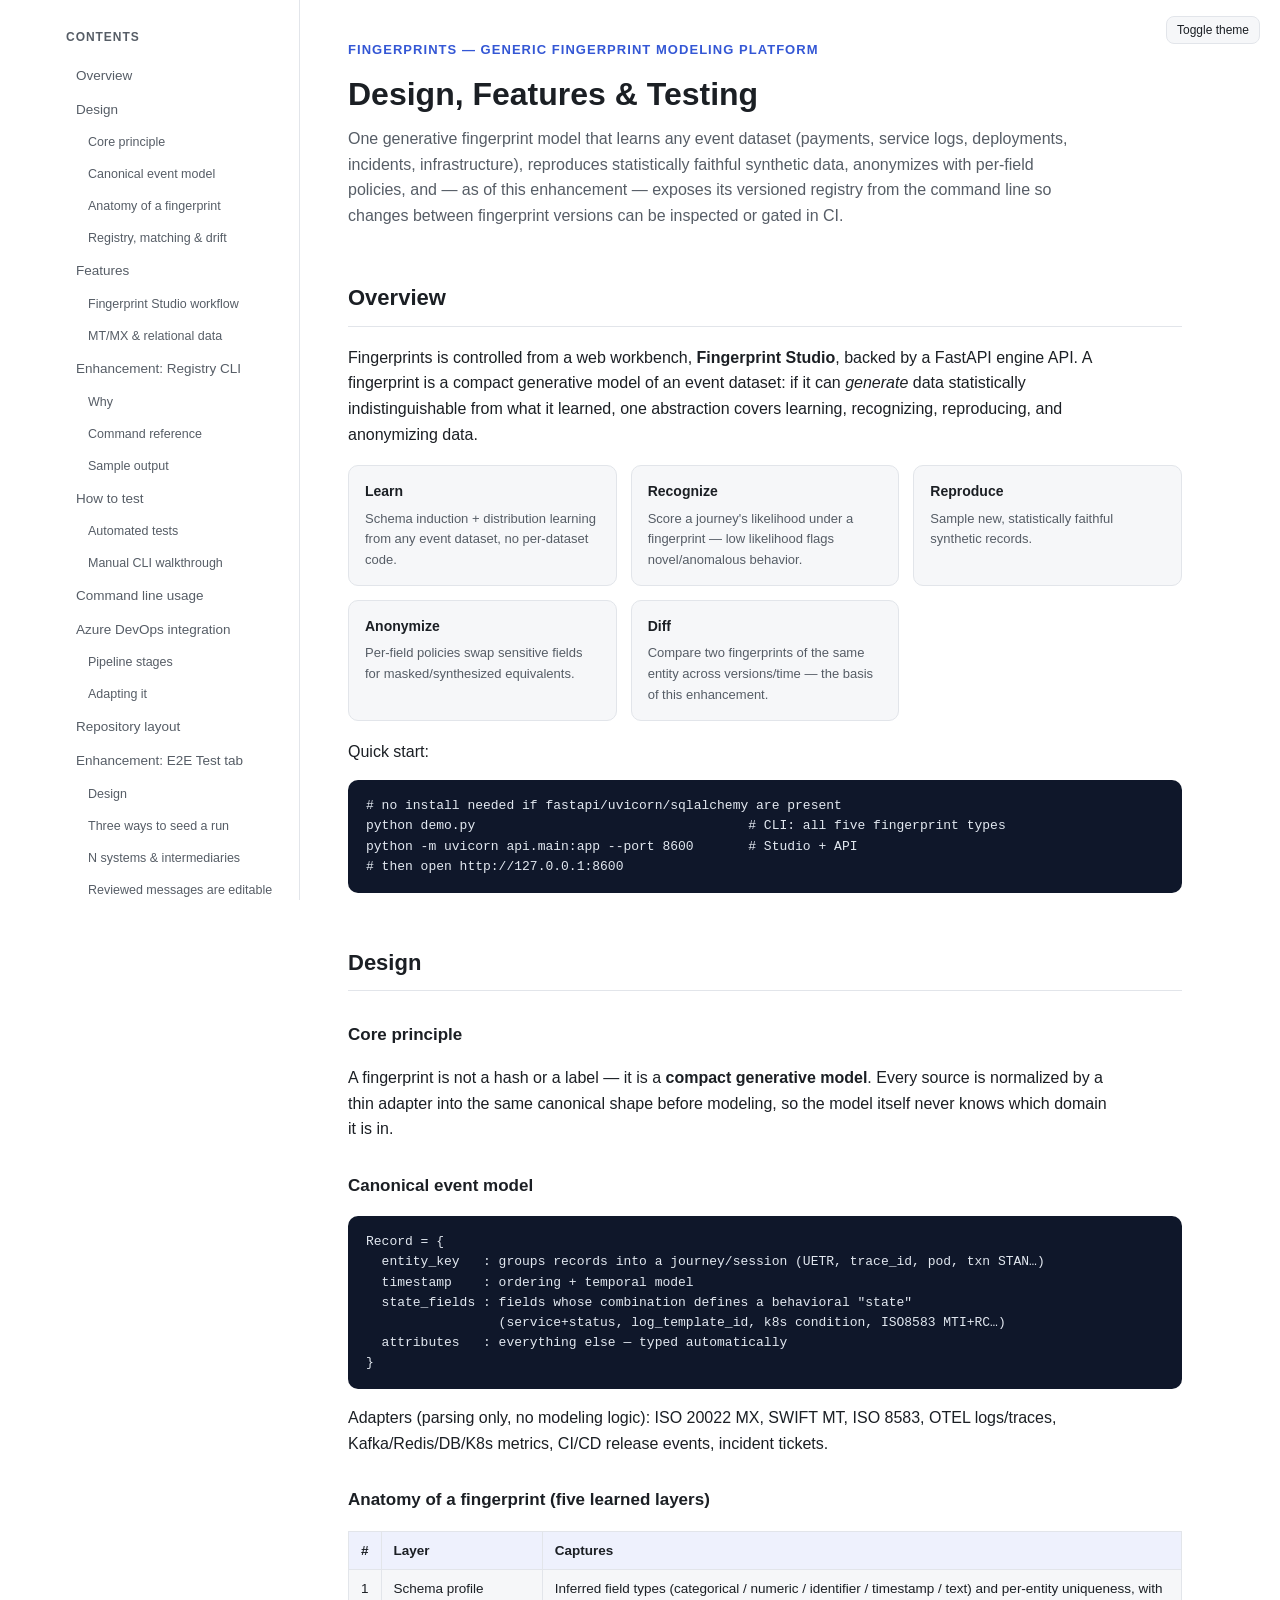
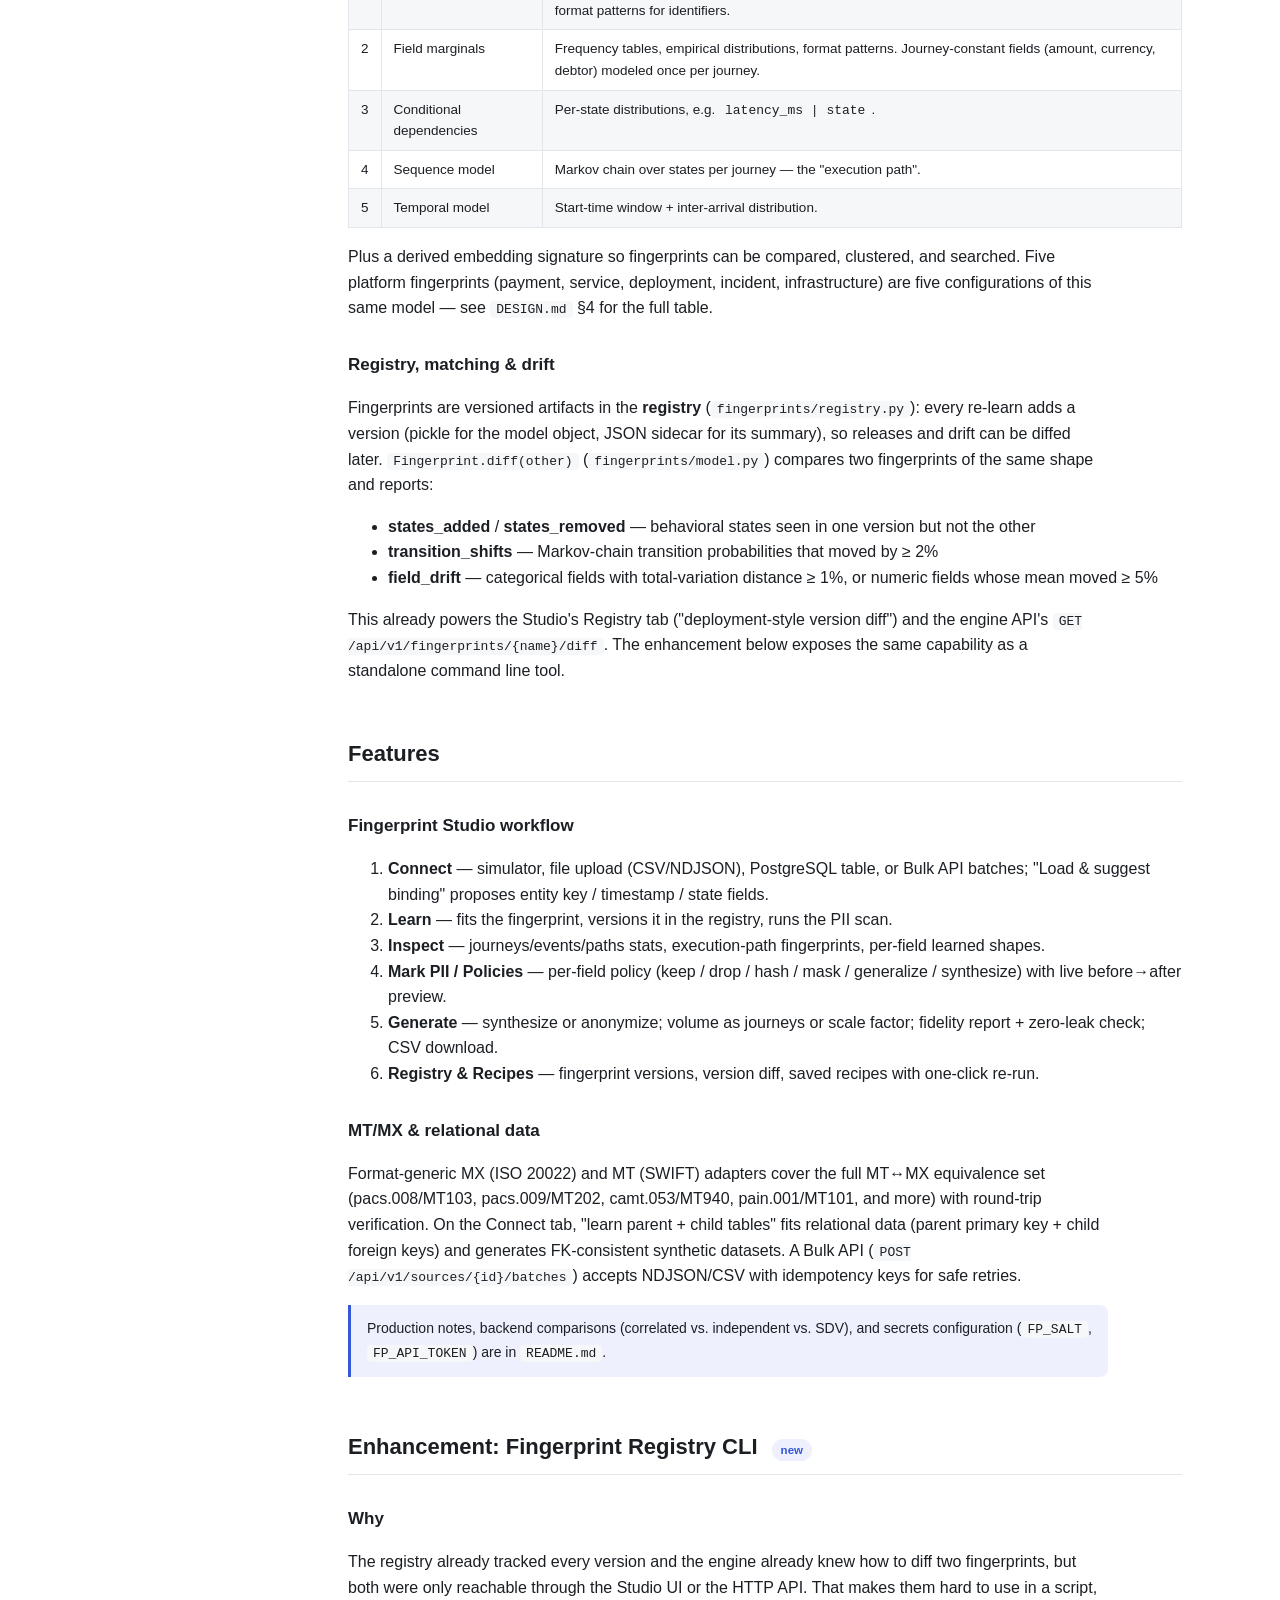
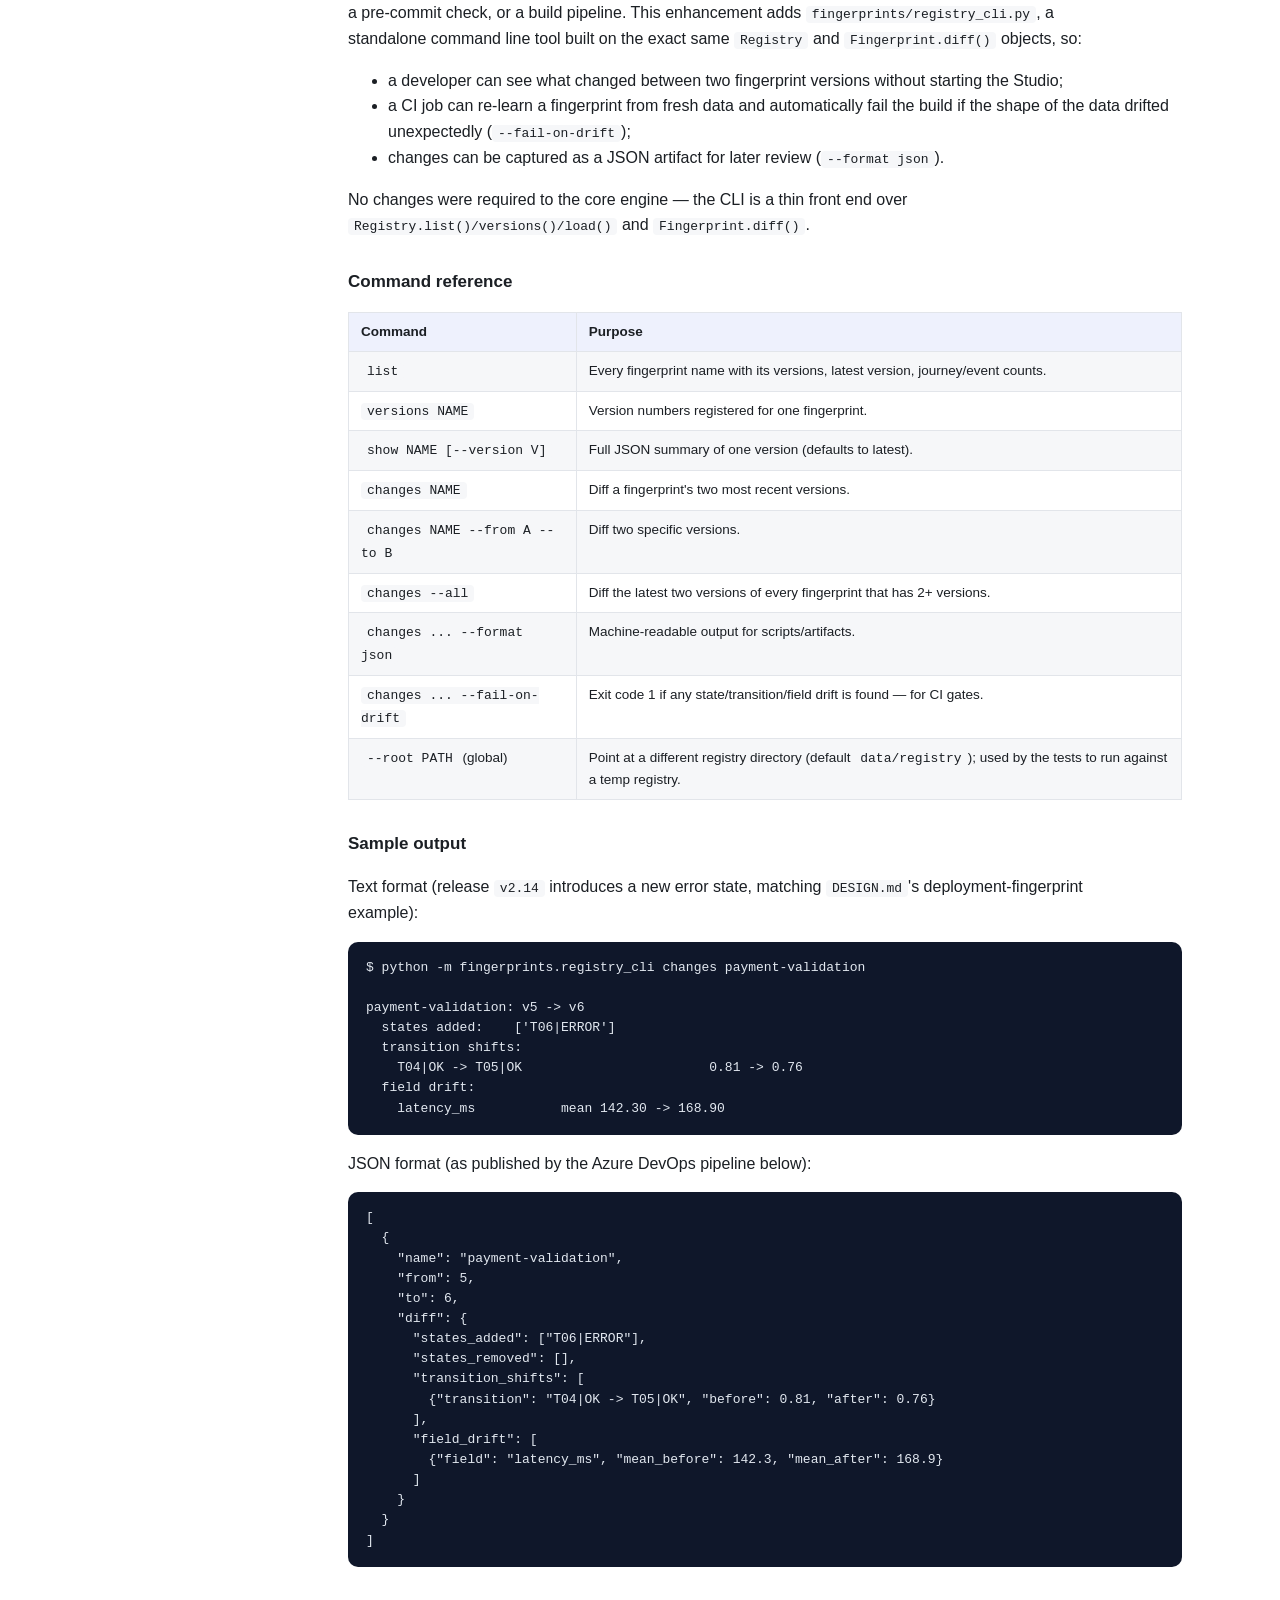
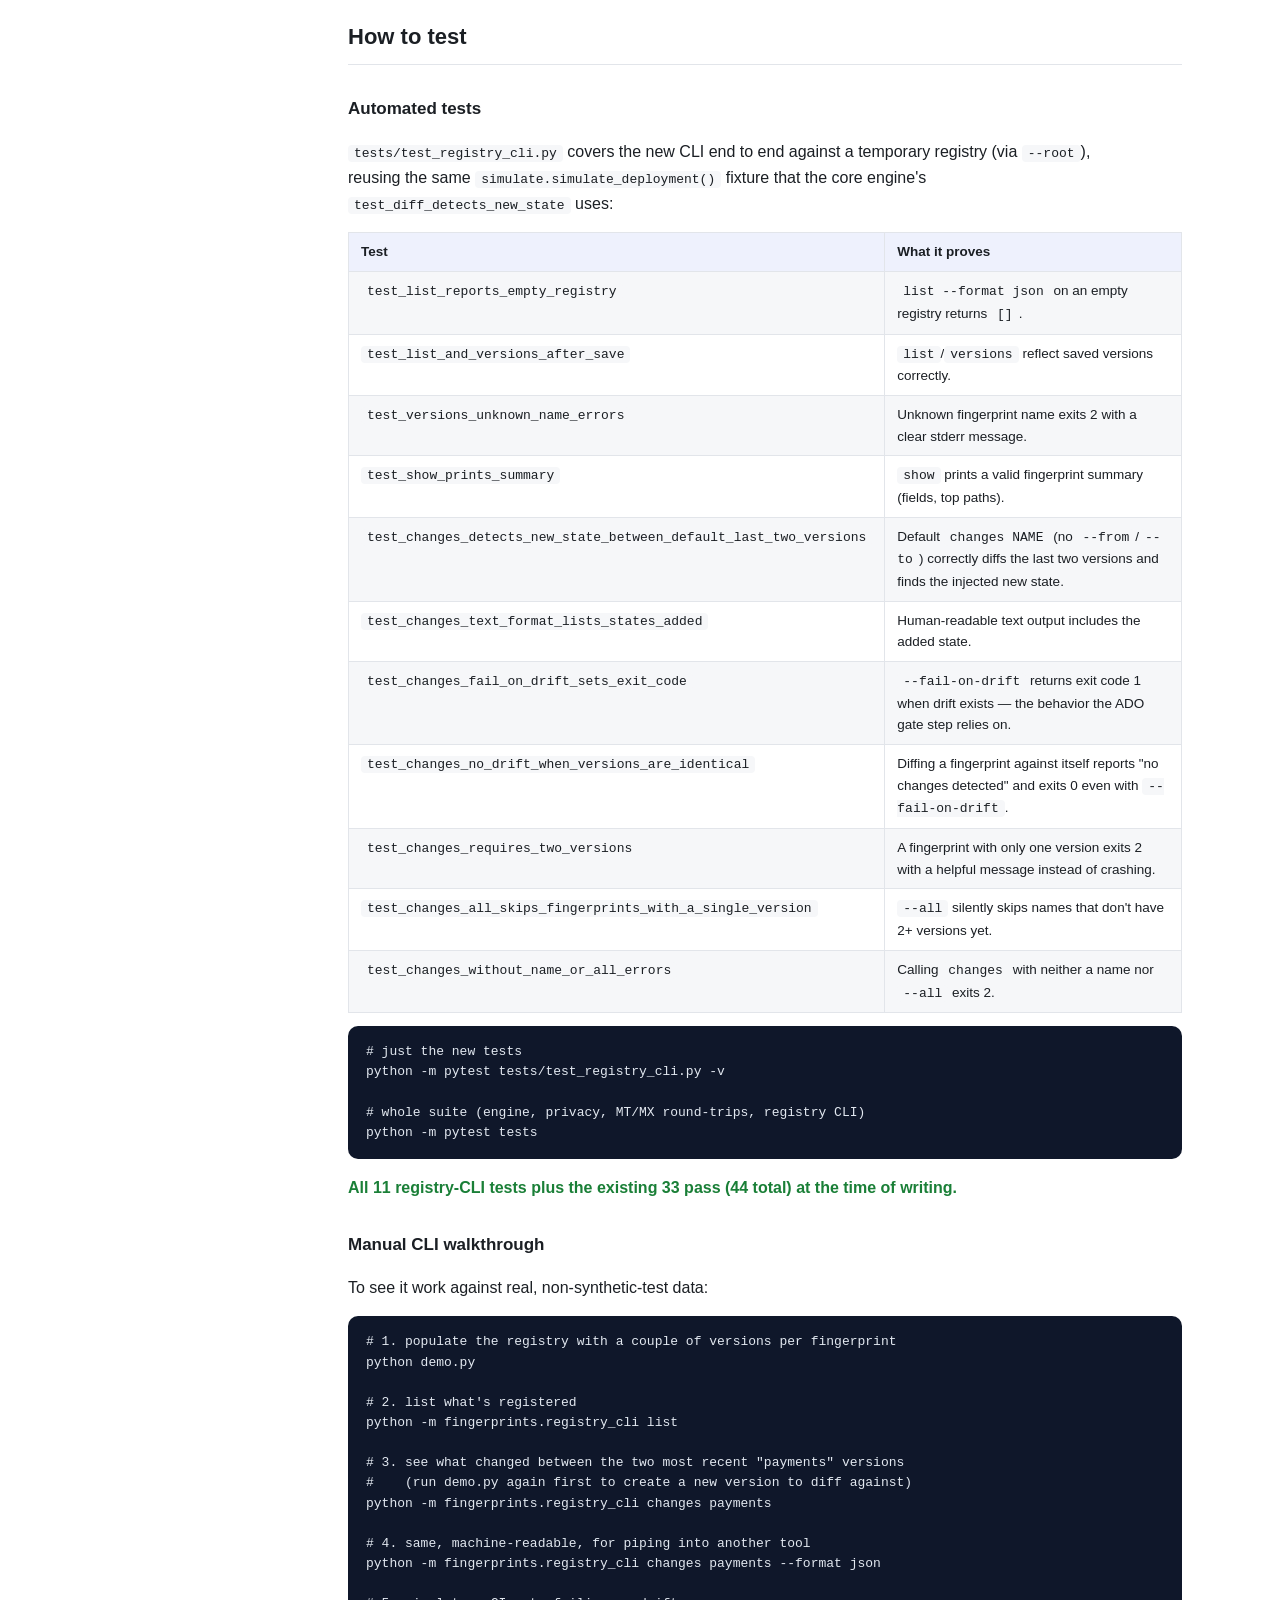
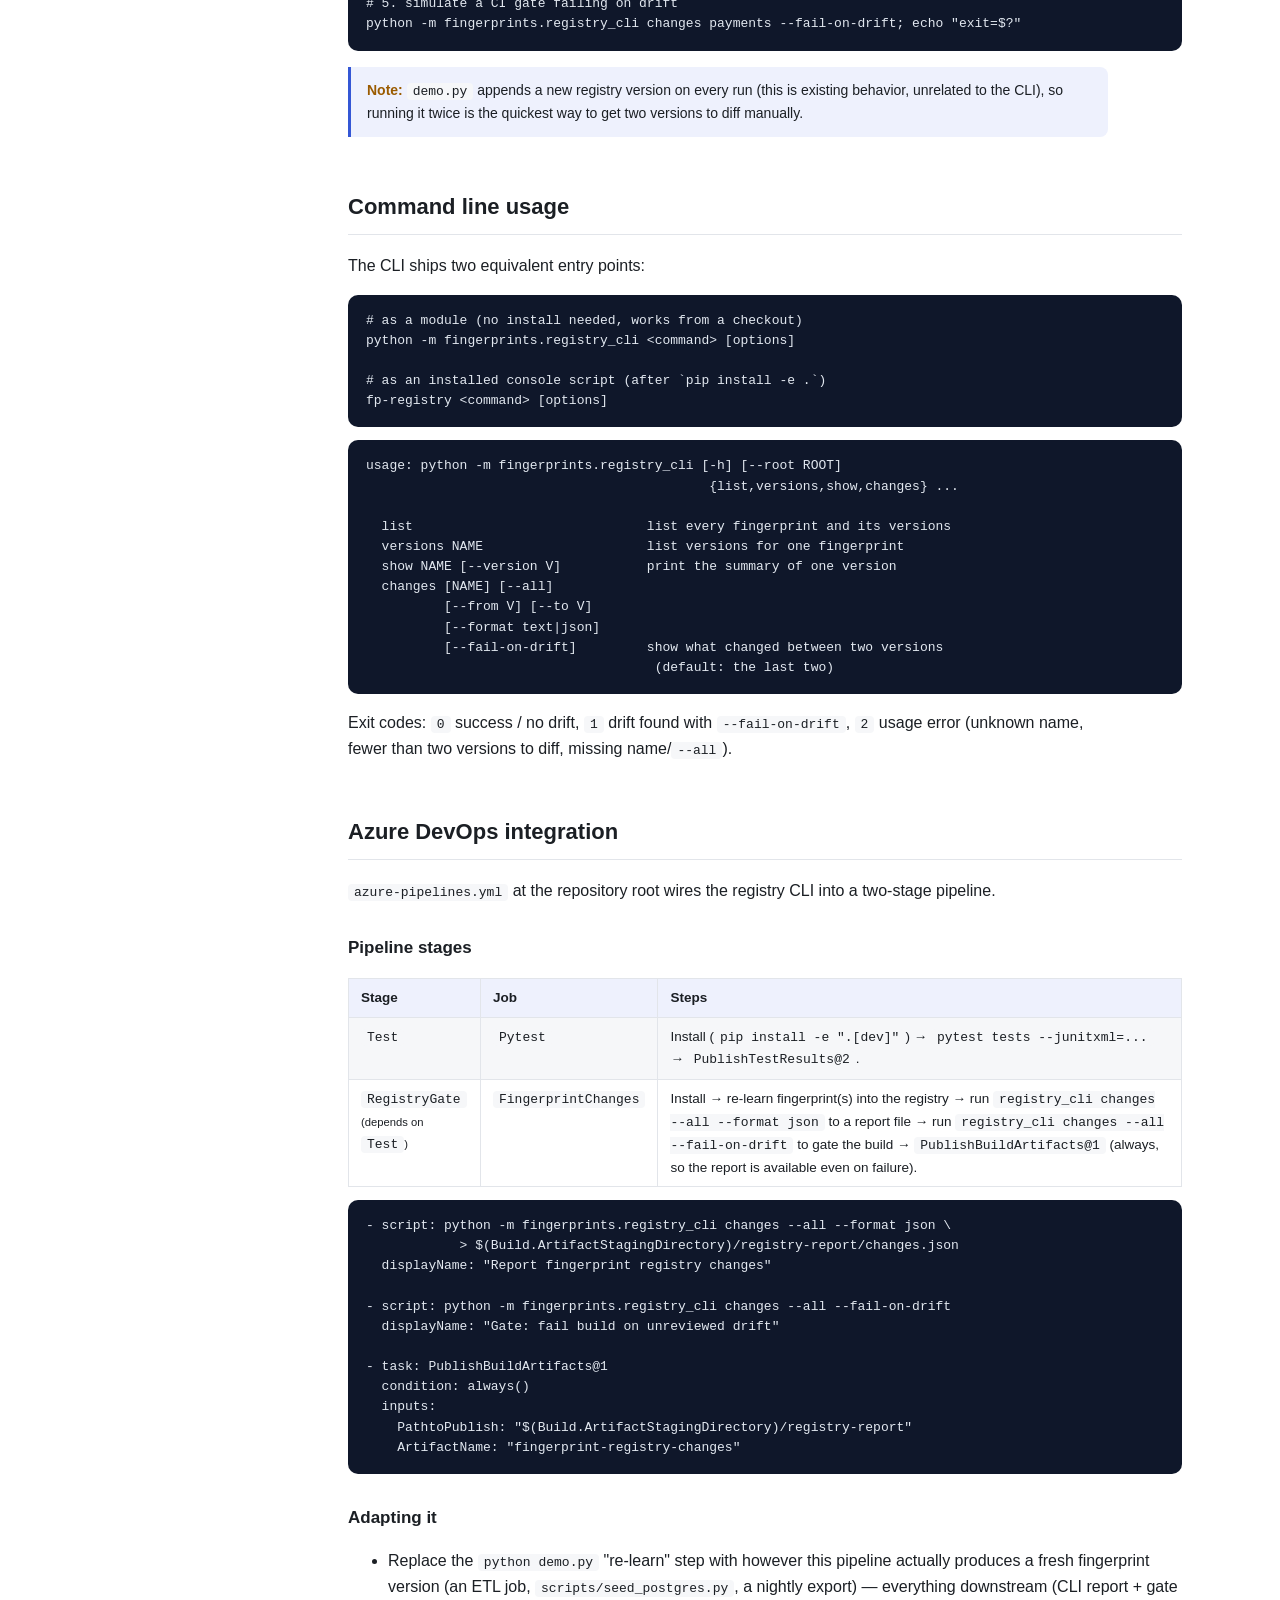
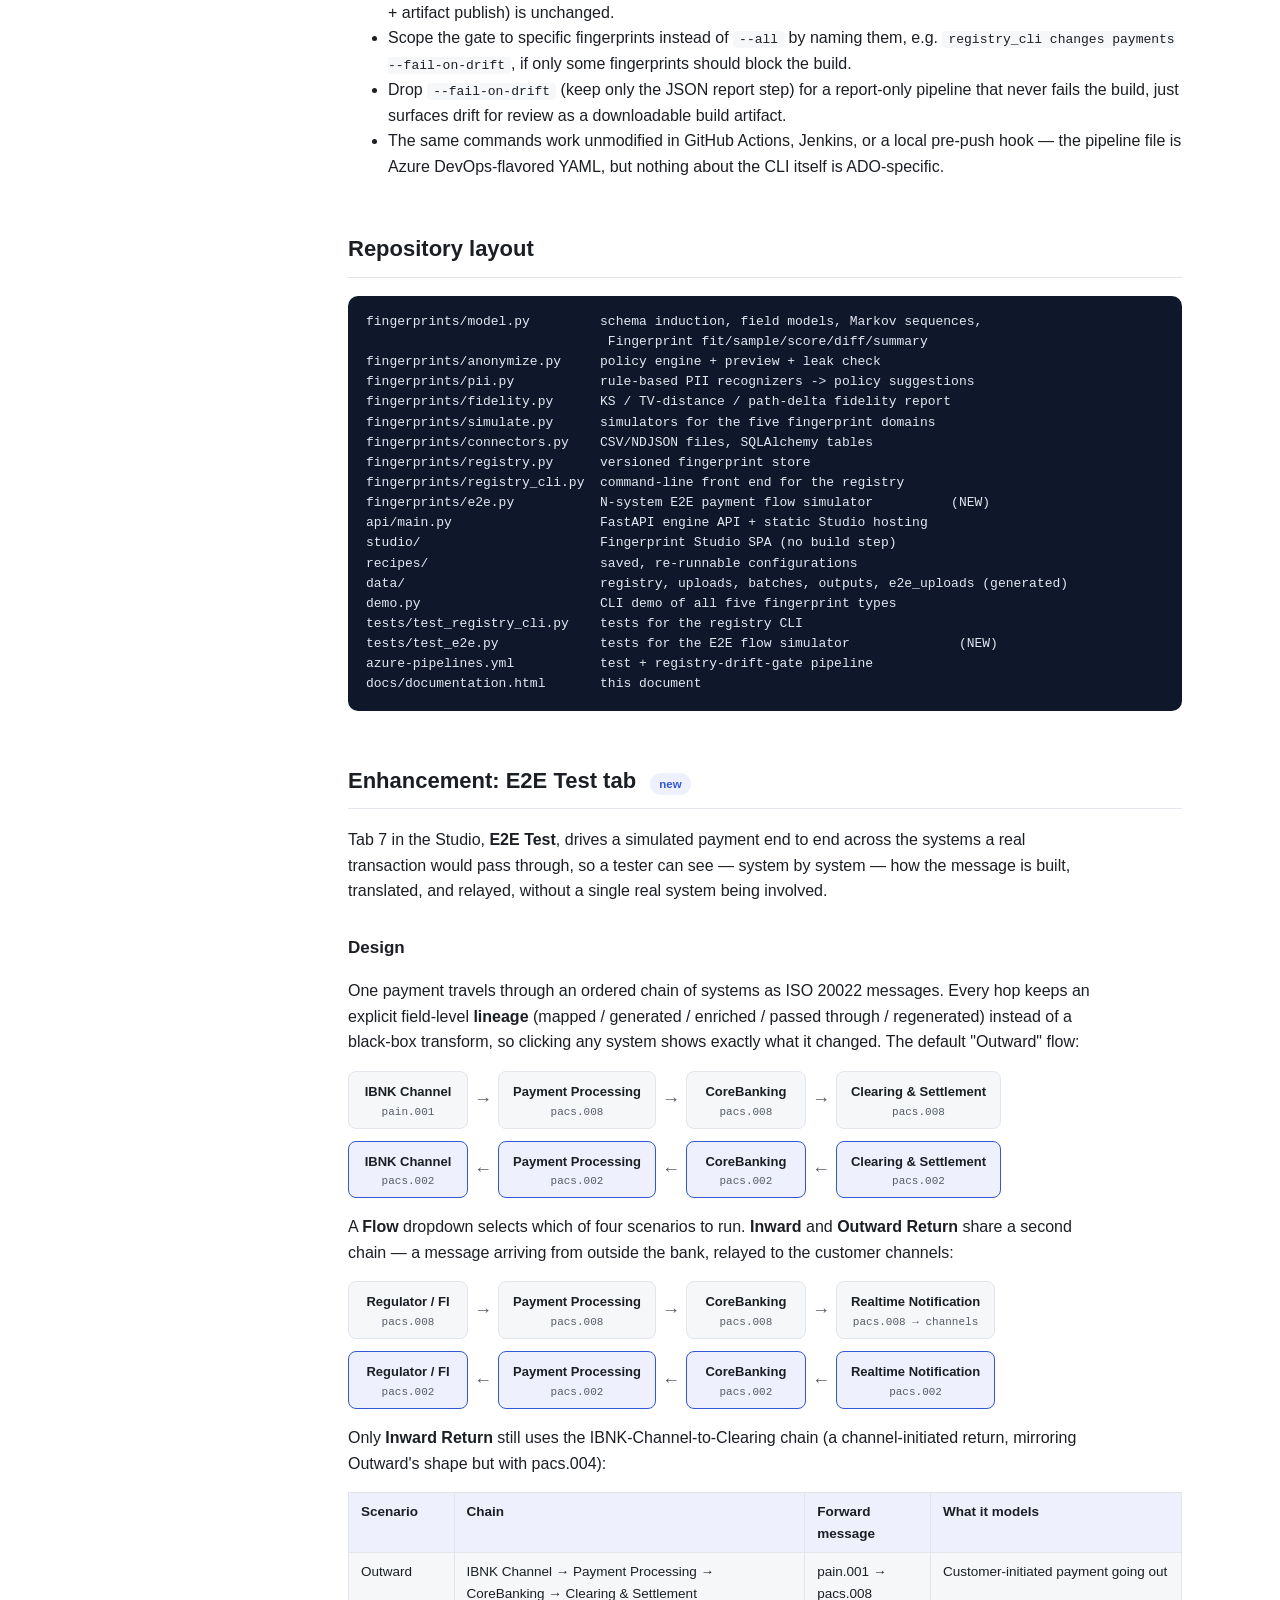
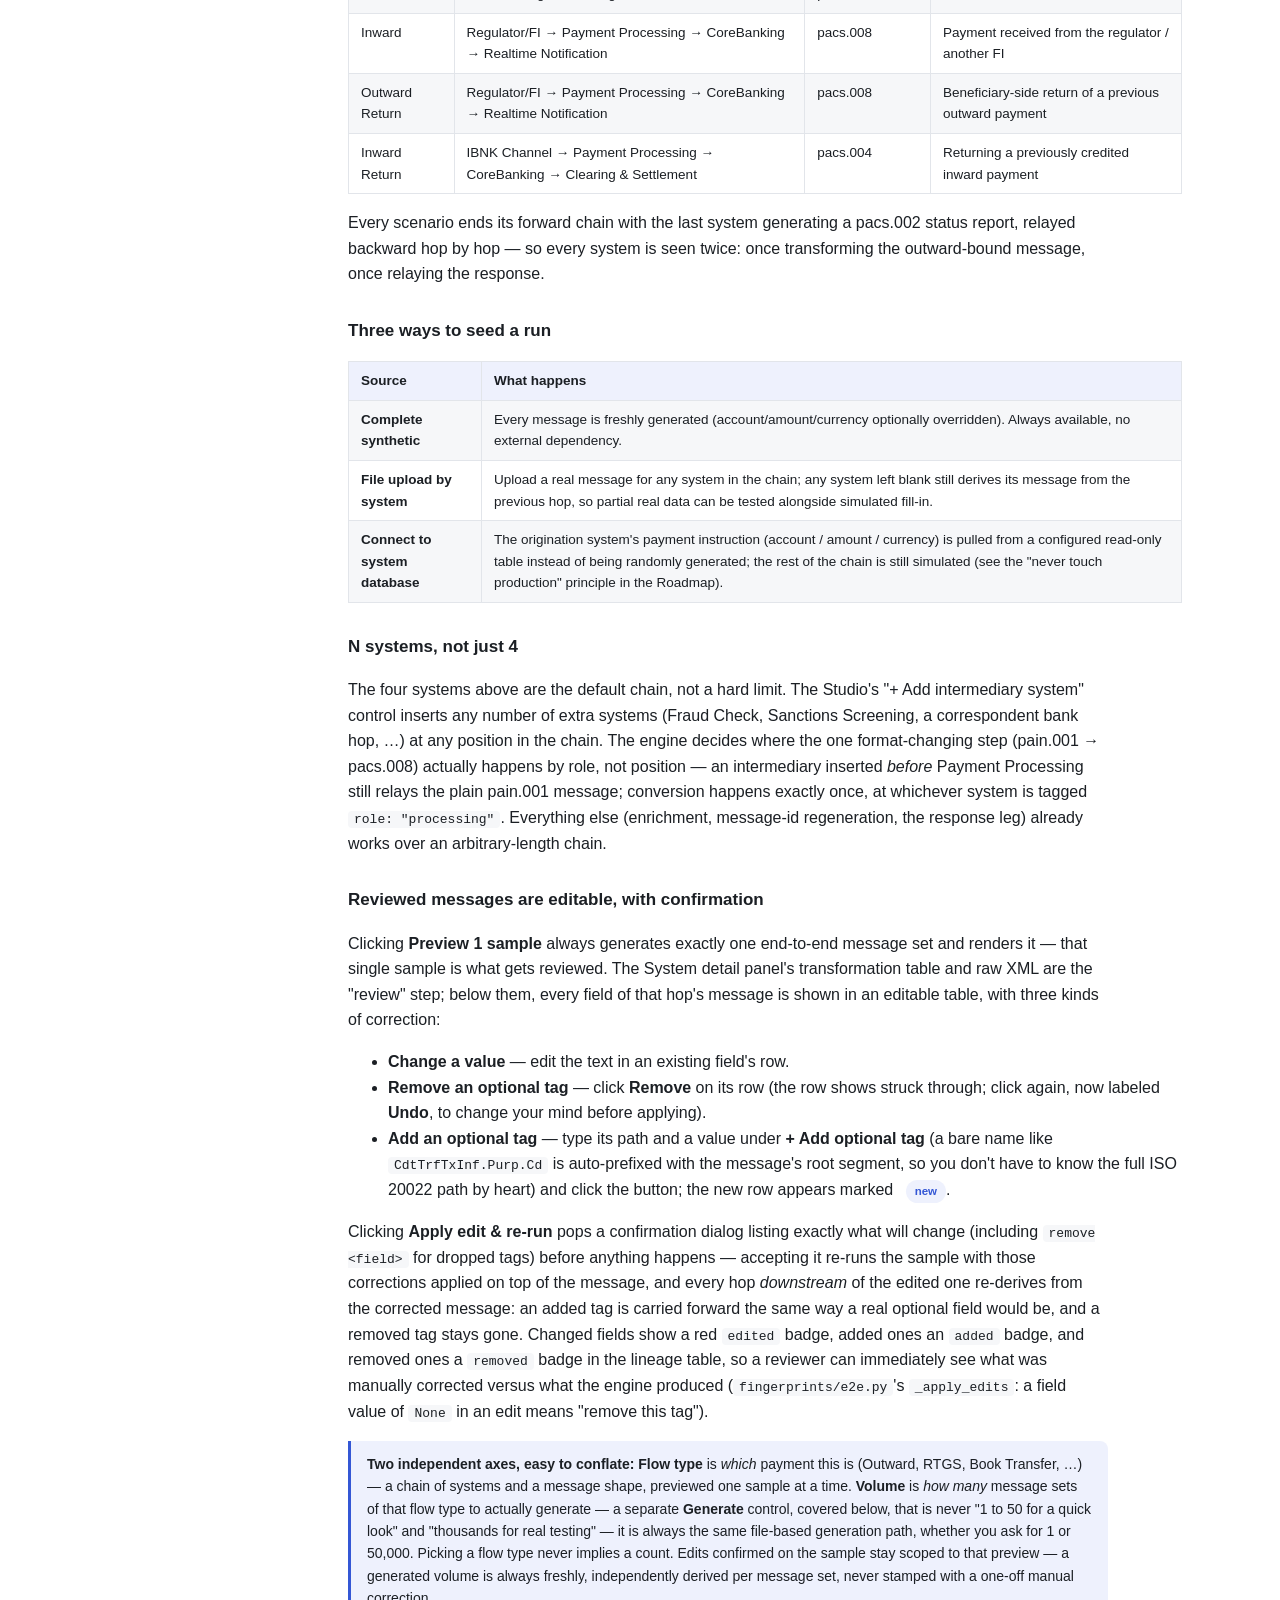
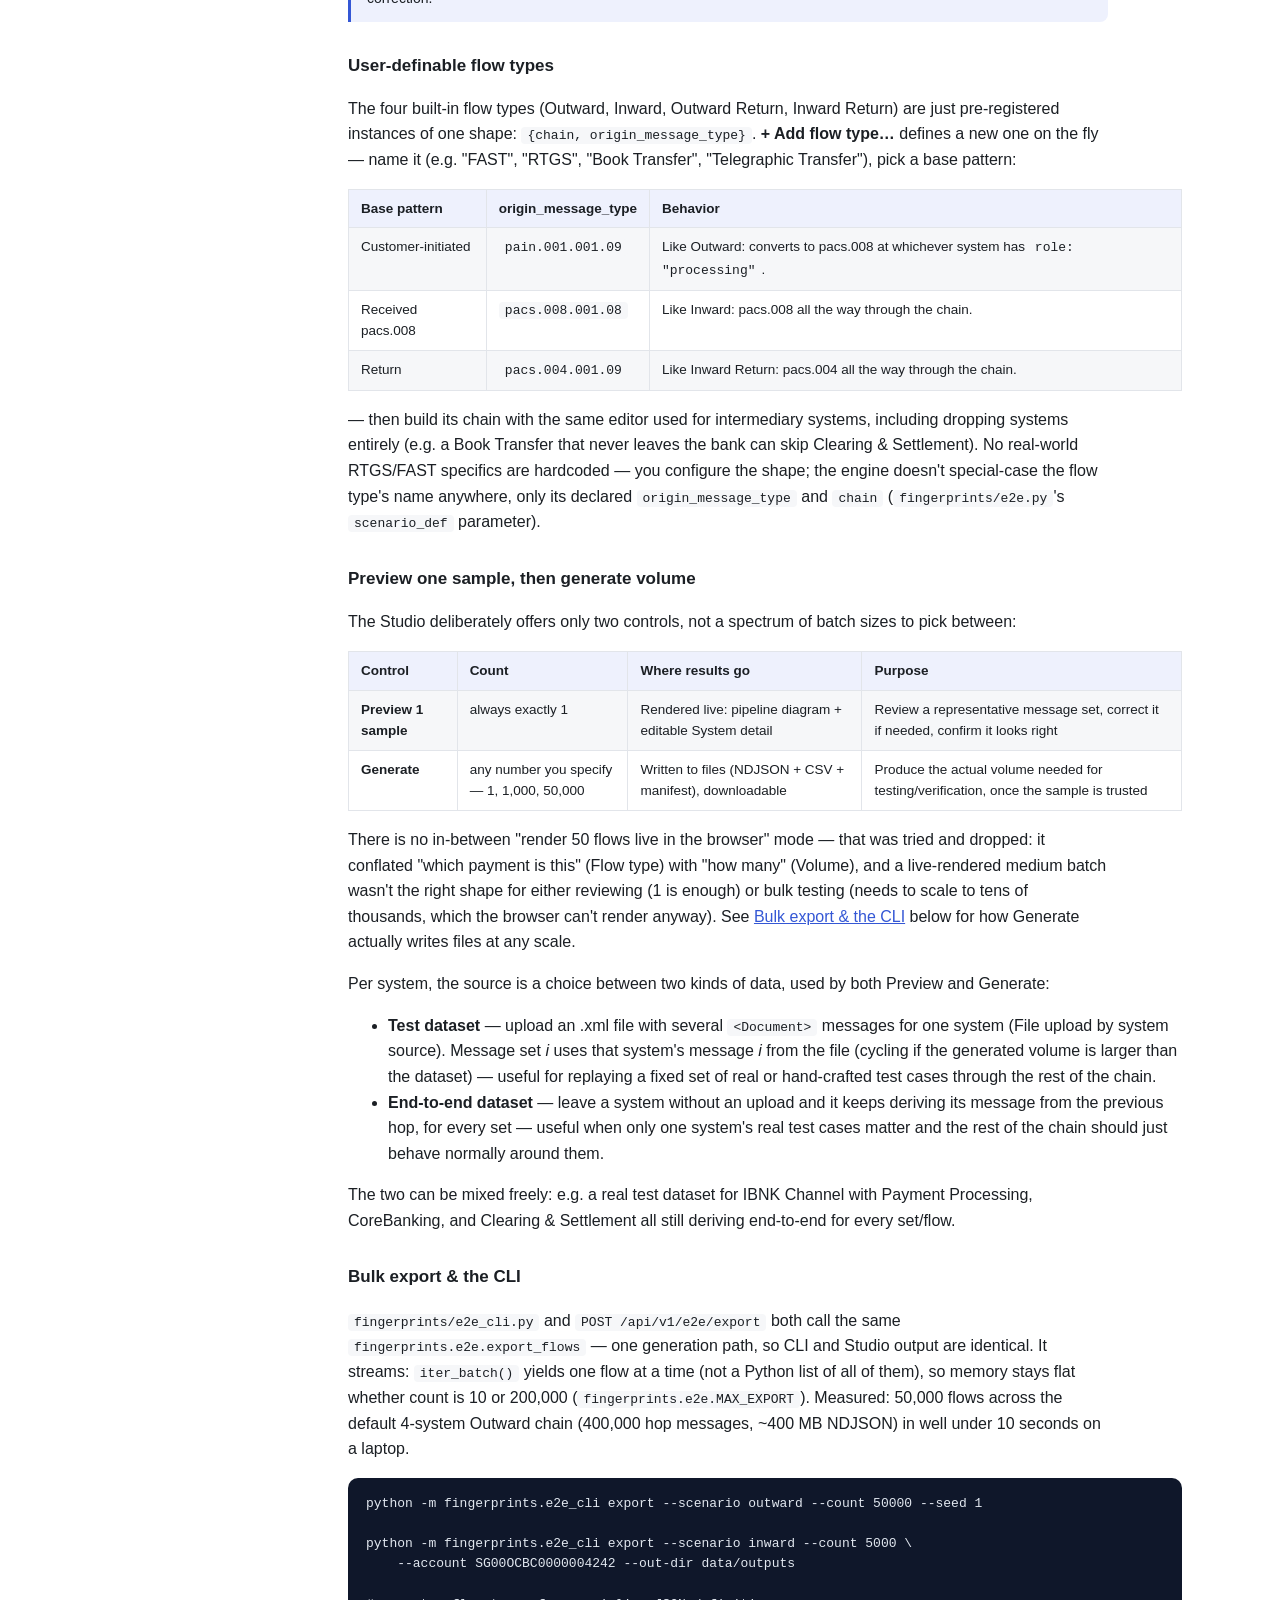
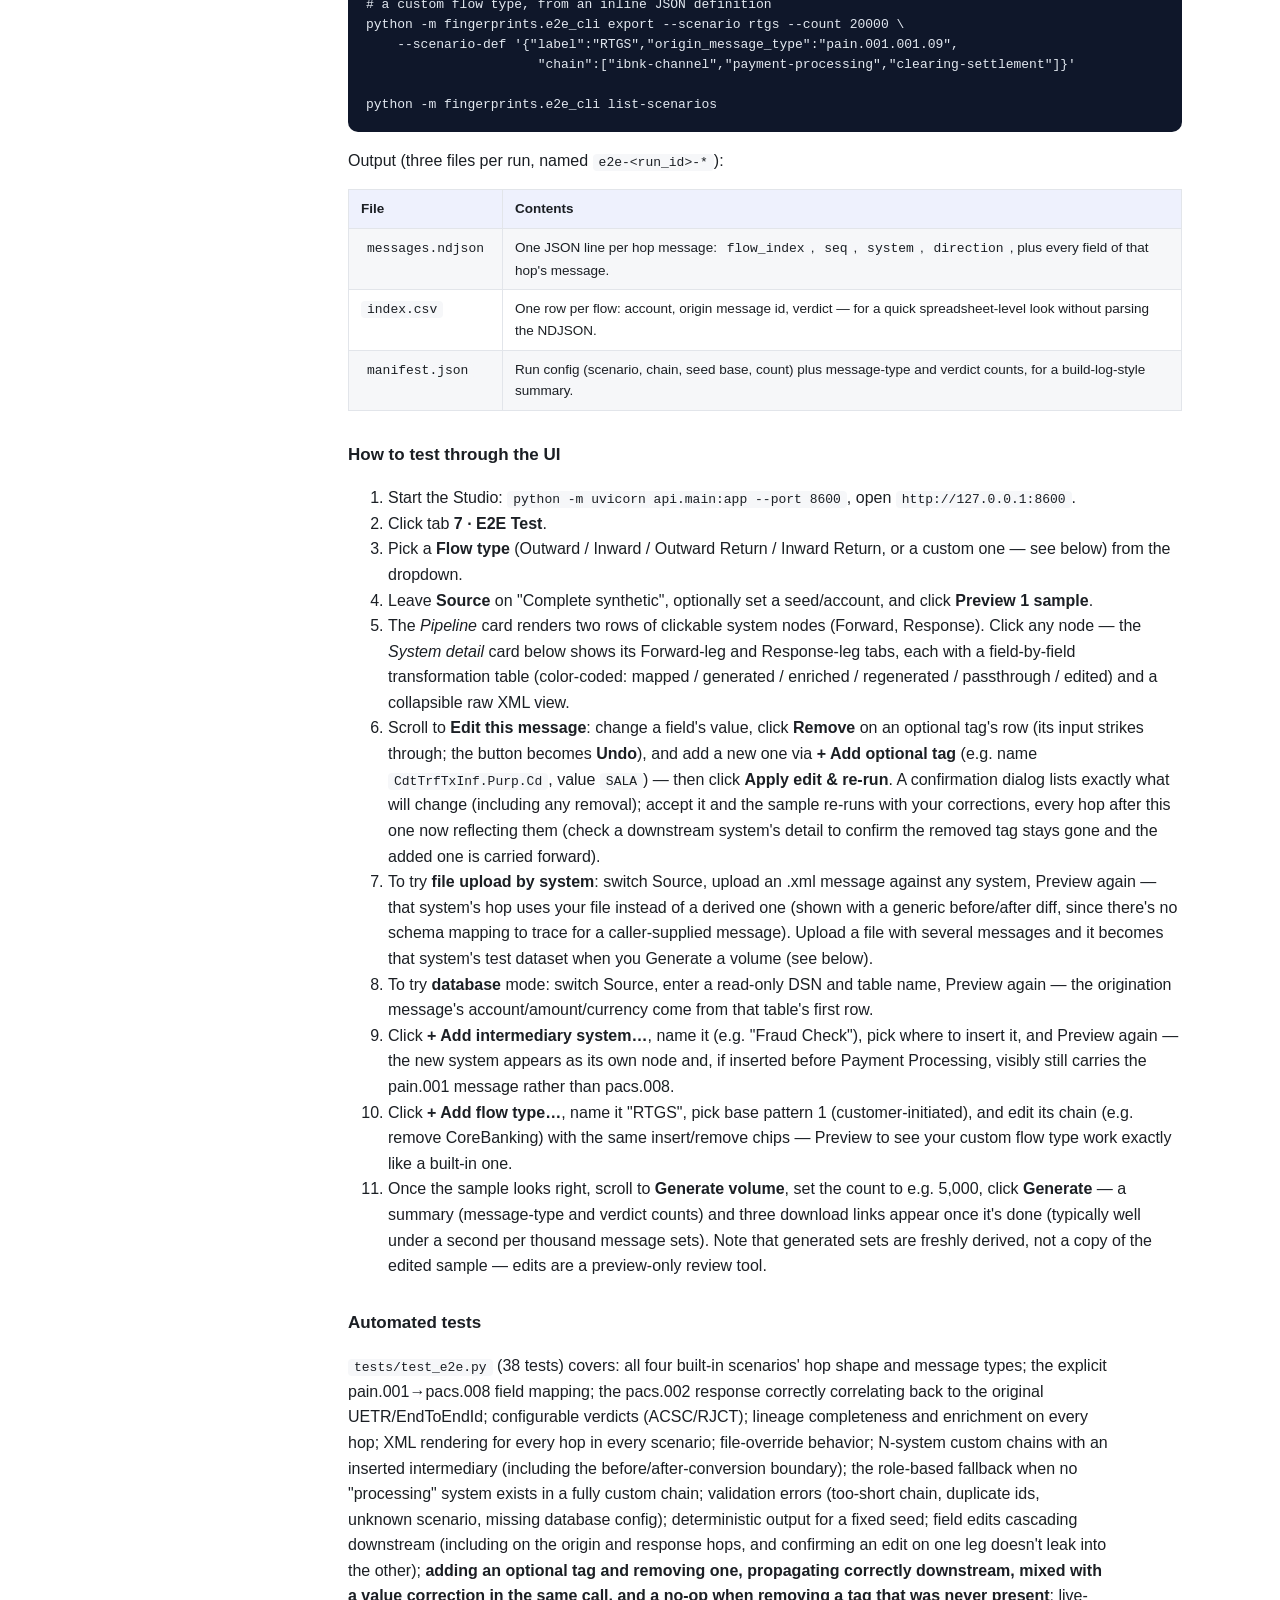
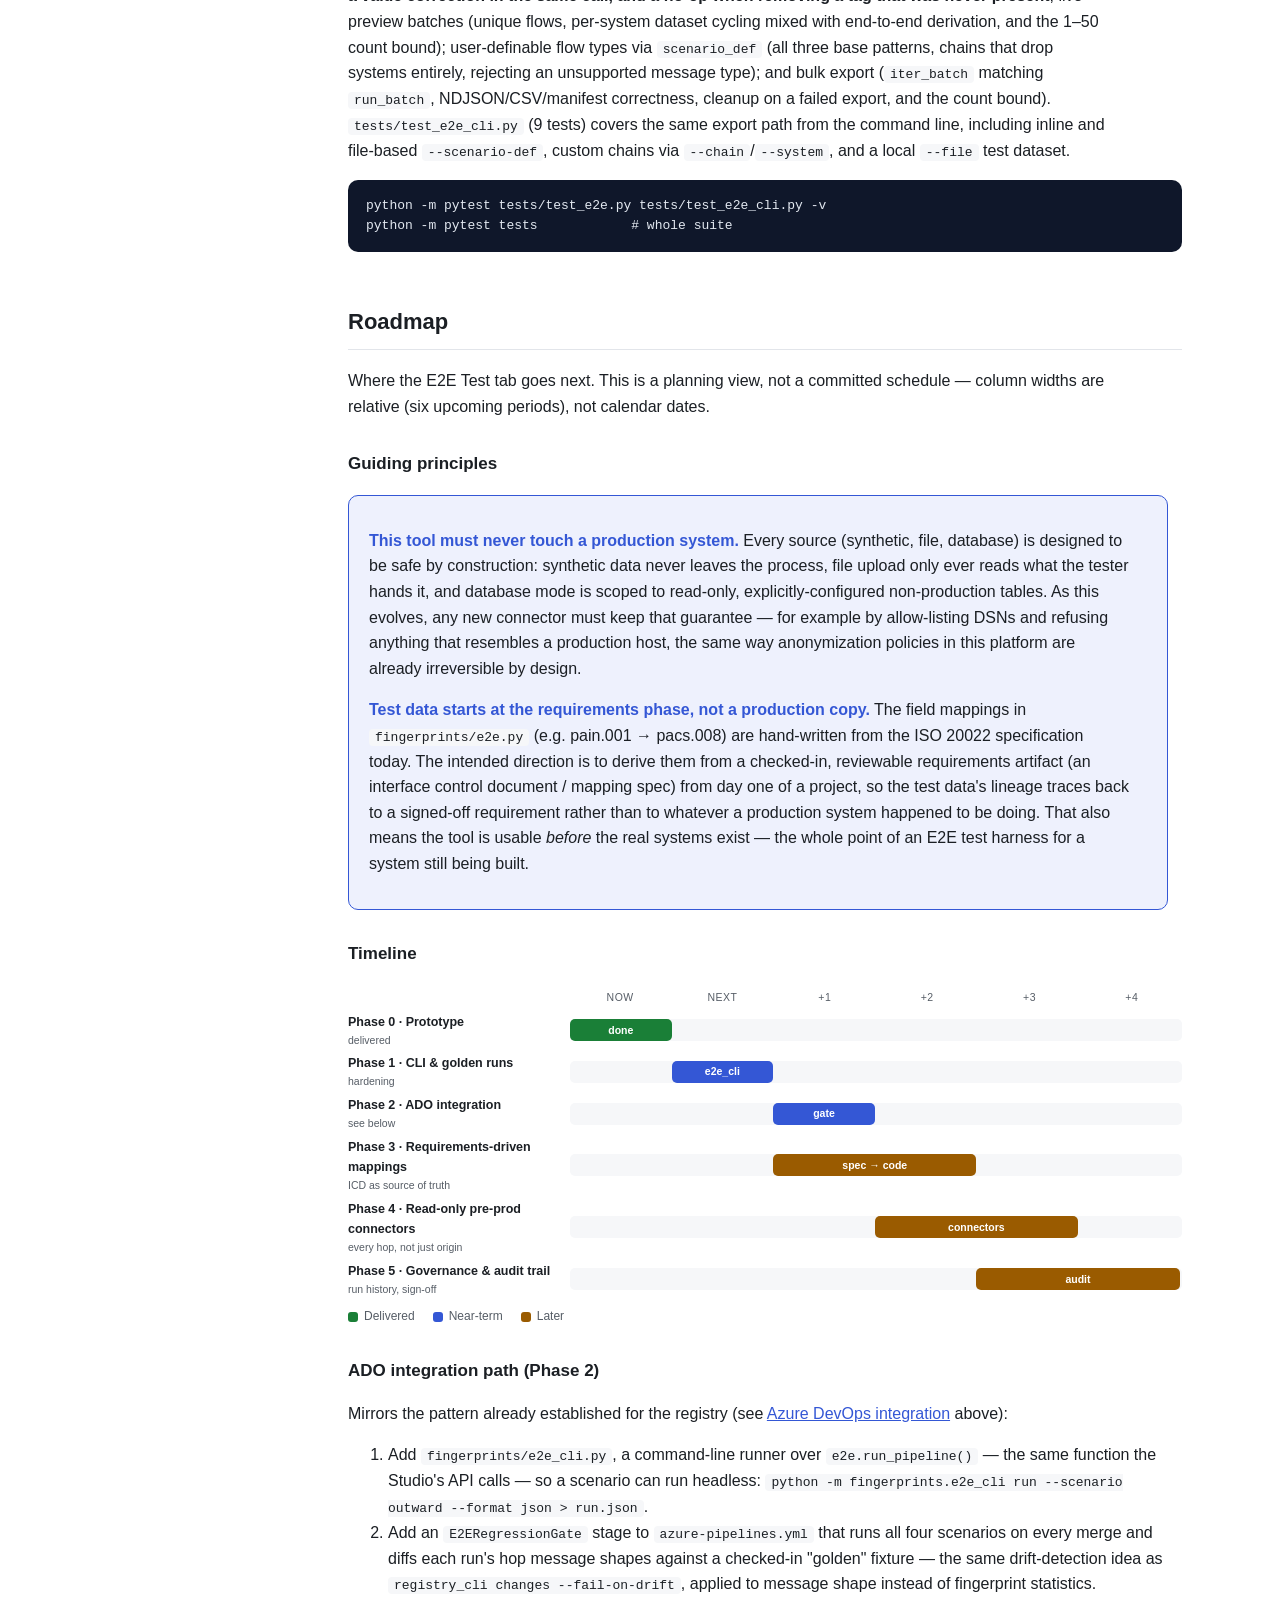
<file: docs/documentation.html>
<!DOCTYPE html>
<html lang="en">
<head>
<meta charset="UTF-8">
<meta name="viewport" content="width=device-width, initial-scale=1.0">
<title>Fingerprints — Design, Features &amp; Testing</title>
<style>
  :root{
    --bg:#ffffff; --bg-alt:#f6f7f9; --text:#1b1f24; --text-dim:#565d66;
    --border:#e2e5ea; --accent:#3457d5; --accent-dim:#eef1fd;
    --code-bg:#0f172a; --code-text:#e2e8f0; --ok:#1a7f37; --warn:#9a5b00;
    --table-head:#eef1fd;
  }
  @media (prefers-color-scheme: dark){
    :root:not([data-theme="light"]){
      --bg:#12151a; --bg-alt:#1a1e25; --text:#e6e9ee; --text-dim:#9aa4b2;
      --border:#2b3038; --accent:#7c93ff; --accent-dim:#1c2340;
      --code-bg:#0a0d12; --code-text:#d7e0ee; --ok:#4ada82; --warn:#e0a94b;
      --table-head:#1c2340;
    }
  }
  :root[data-theme="dark"]{
    --bg:#12151a; --bg-alt:#1a1e25; --text:#e6e9ee; --text-dim:#9aa4b2;
    --border:#2b3038; --accent:#7c93ff; --accent-dim:#1c2340;
    --code-bg:#0a0d12; --code-text:#d7e0ee; --ok:#4ada82; --warn:#e0a94b;
    --table-head:#1c2340;
  }
  *{box-sizing:border-box;}
  body{
    margin:0; background:var(--bg); color:var(--text);
    font-family:-apple-system,BlinkMacSystemFont,"Segoe UI",Roboto,Helvetica,Arial,sans-serif;
    line-height:1.6;
  }
  .layout{display:flex; max-width:1180px; margin:0 auto;}
  nav.toc{
    width:250px; flex:0 0 250px; padding:28px 16px; position:sticky; top:0;
    align-self:flex-start; height:100vh; overflow-y:auto; border-right:1px solid var(--border);
  }
  nav.toc h2{font-size:12px; text-transform:uppercase; letter-spacing:.08em; color:var(--text-dim); margin:0 0 12px;}
  nav.toc ul{list-style:none; margin:0; padding:0;}
  nav.toc li{margin:0;}
  nav.toc a{
    display:block; padding:6px 10px; border-radius:6px; color:var(--text-dim);
    text-decoration:none; font-size:13.5px;
  }
  nav.toc a:hover{background:var(--bg-alt); color:var(--text);}
  nav.toc .sub a{padding-left:22px; font-size:12.5px;}
  main{flex:1; min-width:0; padding:40px 48px 100px;}
  header.hero{margin-bottom:36px;}
  header.hero .kicker{color:var(--accent); font-weight:600; font-size:13px; text-transform:uppercase; letter-spacing:.08em;}
  h1{font-size:32px; margin:8px 0 6px;}
  header.hero p.lede{color:var(--text-dim); font-size:16px; max-width:720px; margin:0;}
  section{margin:52px 0;}
  section > h2{
    font-size:22px; padding-bottom:10px; border-bottom:1px solid var(--border);
    scroll-margin-top:20px;
  }
  h3{font-size:17px; margin-top:30px; scroll-margin-top:20px;}
  h4{font-size:14.5px; color:var(--text-dim); text-transform:uppercase; letter-spacing:.04em; margin:22px 0 8px;}
  p{max-width:760px;}
  a{color:var(--accent);}
  code{
    font-family:ui-monospace,SFMono-Regular,Consolas,"Liberation Mono",Menlo,monospace;
    background:var(--bg-alt); padding:1px 6px; border-radius:4px; font-size:13px;
  }
  pre{
    background:var(--code-bg); color:var(--code-text); padding:16px 18px; border-radius:10px;
    overflow-x:auto; font-size:13px; line-height:1.55;
  }
  pre code{background:none; padding:0; color:inherit;}
  table{border-collapse:collapse; width:100%; margin:16px 0 8px; font-size:13.5px;}
  th,td{border:1px solid var(--border); padding:8px 12px; text-align:left; vertical-align:top;}
  th{background:var(--table-head); font-weight:600;}
  tr:nth-child(even) td{background:var(--bg-alt);}
  .badge{
    display:inline-block; padding:2px 9px; border-radius:999px; font-size:11.5px;
    font-weight:600; background:var(--accent-dim); color:var(--accent); margin-left:8px;
  }
  .callout{
    border-left:3px solid var(--accent); background:var(--accent-dim); padding:12px 16px;
    border-radius:0 8px 8px 0; margin:16px 0; font-size:14px; max-width:760px;
  }
  .ok{color:var(--ok); font-weight:600;}
  .warn{color:var(--warn); font-weight:600;}
  .grid-cards{display:grid; grid-template-columns:repeat(auto-fit,minmax(220px,1fr)); gap:14px; margin:18px 0;}
  .card{border:1px solid var(--border); border-radius:10px; padding:14px 16px; background:var(--bg-alt);}
  .card h5{margin:0 0 6px; font-size:14px;}
  .card p{margin:0; font-size:13px; color:var(--text-dim);}
  footer{color:var(--text-dim); font-size:12.5px; border-top:1px solid var(--border); padding-top:18px; margin-top:60px;}
  .theme-toggle{
    position:fixed; top:16px; right:20px; z-index:10; border:1px solid var(--border);
    background:var(--bg-alt); color:var(--text); border-radius:8px; padding:6px 10px;
    font-size:12px; cursor:pointer;
  }
  @media (max-width: 880px){
    nav.toc{display:none;}
    main{padding:28px 20px 80px;}
  }

  /* ------------------------------------------------------------- e2e flow */
  .flow-diagram{display:flex; flex-wrap:wrap; align-items:center; gap:6px; margin:16px 0;}
  .flow-node{
    border:1.5px solid var(--border); border-radius:8px; padding:10px 14px;
    background:var(--bg-alt); font-size:13px; font-weight:600; text-align:center; min-width:120px;
  }
  .flow-node .fmt{display:block; font:500 11px ui-monospace,Consolas,monospace; color:var(--text-dim); margin-top:3px;}
  .flow-arrow{color:var(--text-dim); font-size:18px;}
  .flow-row{display:flex; flex-wrap:wrap; align-items:center; gap:6px;}
  .flow-row.response .flow-node{border-color:var(--accent); background:var(--accent-dim);}
  .principle{
    border:1.5px solid var(--accent); background:var(--accent-dim); border-radius:10px;
    padding:16px 20px; margin:18px 0; max-width:820px;
  }
  .principle b{color:var(--accent);}

  /* ----------------------------------------------------------------- gantt */
  .gantt{ margin: 20px 0 8px; max-width: 920px; }
  .gantt-scale{
    display:grid; grid-template-columns: 220px repeat(6, 1fr); gap:2px;
    font-size:10.5px; text-transform:uppercase; letter-spacing:.05em; color:var(--text-dim);
    margin-bottom:4px;
  }
  .gantt-scale div{text-align:center; padding:2px 0;}
  .gantt-scale div:first-child{text-align:left;}
  .gantt-row{
    display:grid; grid-template-columns: 220px repeat(6, 1fr); gap:2px; align-items:center;
    margin-bottom:5px;
  }
  .gantt-row .label{font-size:12.5px; font-weight:600; padding-right:8px;}
  .gantt-row .label small{display:block; font-weight:400; color:var(--text-dim); font-size:10.5px;}
  .gantt-track{grid-column: 2 / span 6; position:relative; height:22px; background:var(--bg-alt); border-radius:5px;}
  .gantt-bar{
    position:absolute; top:0; height:100%; border-radius:5px; color:#fff; font-size:10.5px;
    font-weight:700; display:flex; align-items:center; justify-content:center; white-space:nowrap; overflow:hidden;
  }
  .gantt-bar.done{background:var(--ok);}
  .gantt-bar.next{background:var(--accent);}
  .gantt-bar.later{background:var(--warn);}
  .gantt-legend{display:flex; gap:18px; font-size:12px; color:var(--text-dim); margin:10px 0 0;}
  .gantt-legend span{display:inline-flex; align-items:center; gap:6px;}
  .gantt-legend i{width:10px; height:10px; border-radius:3px; display:inline-block;}
</style>
</head>
<body>
<button class="theme-toggle" id="themeToggle" type="button">Toggle theme</button>
<div class="layout">
  <nav class="toc" aria-label="Table of contents">
    <h2>Contents</h2>
    <ul>
      <li><a href="#overview">Overview</a></li>
      <li><a href="#design">Design</a></li>
      <li class="sub"><a href="#design-principle">Core principle</a></li>
      <li class="sub"><a href="#design-event-model">Canonical event model</a></li>
      <li class="sub"><a href="#design-anatomy">Anatomy of a fingerprint</a></li>
      <li class="sub"><a href="#design-registry">Registry, matching &amp; drift</a></li>
      <li><a href="#features">Features</a></li>
      <li class="sub"><a href="#features-studio">Fingerprint Studio workflow</a></li>
      <li class="sub"><a href="#features-formats">MT/MX &amp; relational data</a></li>
      <li><a href="#enhancement">Enhancement: Registry CLI</a></li>
      <li class="sub"><a href="#enhancement-why">Why</a></li>
      <li class="sub"><a href="#enhancement-commands">Command reference</a></li>
      <li class="sub"><a href="#enhancement-sample">Sample output</a></li>
      <li><a href="#testing">How to test</a></li>
      <li class="sub"><a href="#testing-automated">Automated tests</a></li>
      <li class="sub"><a href="#testing-manual">Manual CLI walkthrough</a></li>
      <li><a href="#cli">Command line usage</a></li>
      <li><a href="#ado">Azure DevOps integration</a></li>
      <li class="sub"><a href="#ado-pipeline">Pipeline stages</a></li>
      <li class="sub"><a href="#ado-adapt">Adapting it</a></li>
      <li><a href="#layout">Repository layout</a></li>
      <li><a href="#e2e">Enhancement: E2E Test tab</a></li>
      <li class="sub"><a href="#e2e-design">Design</a></li>
      <li class="sub"><a href="#e2e-sources">Three ways to seed a run</a></li>
      <li class="sub"><a href="#e2e-n-systems">N systems &amp; intermediaries</a></li>
      <li class="sub"><a href="#e2e-edit">Reviewed messages are editable</a></li>
      <li class="sub"><a href="#e2e-flow-types">User-definable flow types</a></li>
      <li class="sub"><a href="#e2e-batch">Preview one sample, then generate volume</a></li>
      <li class="sub"><a href="#enhancement-bulk-cli">Bulk export &amp; the CLI</a></li>
      <li class="sub"><a href="#e2e-ui-test">How to test through the UI</a></li>
      <li class="sub"><a href="#e2e-automated-tests">Automated tests</a></li>
      <li><a href="#roadmap">Roadmap</a></li>
      <li class="sub"><a href="#roadmap-principles">Guiding principles</a></li>
      <li class="sub"><a href="#roadmap-gantt">Timeline</a></li>
      <li class="sub"><a href="#roadmap-ado">ADO integration path</a></li>
      <li class="sub"><a href="#roadmap-other">Other considerations</a></li>
    </ul>
  </nav>

  <main>
    <header class="hero">
      <div class="kicker">Fingerprints — Generic Fingerprint Modeling Platform</div>
      <h1>Design, Features &amp; Testing</h1>
      <p class="lede">One generative fingerprint model that learns any event dataset
      (payments, service logs, deployments, incidents, infrastructure), reproduces
      statistically faithful synthetic data, anonymizes with per-field policies, and —
      as of this enhancement — exposes its versioned registry from the command line so
      changes between fingerprint versions can be inspected or gated in CI.</p>
    </header>

    <section id="overview">
      <h2>Overview</h2>
      <p>Fingerprints is controlled from a web workbench, <strong>Fingerprint Studio</strong>,
      backed by a FastAPI engine API. A fingerprint is a compact generative model of an
      event dataset: if it can <em>generate</em> data statistically indistinguishable from
      what it learned, one abstraction covers learning, recognizing, reproducing, and
      anonymizing data.</p>
      <div class="grid-cards">
        <div class="card"><h5>Learn</h5><p>Schema induction + distribution learning from any event dataset, no per-dataset code.</p></div>
        <div class="card"><h5>Recognize</h5><p>Score a journey's likelihood under a fingerprint — low likelihood flags novel/anomalous behavior.</p></div>
        <div class="card"><h5>Reproduce</h5><p>Sample new, statistically faithful synthetic records.</p></div>
        <div class="card"><h5>Anonymize</h5><p>Per-field policies swap sensitive fields for masked/synthesized equivalents.</p></div>
        <div class="card"><h5>Diff</h5><p>Compare two fingerprints of the same entity across versions/time — the basis of this enhancement.</p></div>
      </div>
      <p>Quick start:</p>
      <pre><code># no install needed if fastapi/uvicorn/sqlalchemy are present
python demo.py                                   # CLI: all five fingerprint types
python -m uvicorn api.main:app --port 8600       # Studio + API
# then open http://127.0.0.1:8600</code></pre>
    </section>

    <section id="design">
      <h2>Design</h2>

      <h3 id="design-principle">Core principle</h3>
      <p>A fingerprint is not a hash or a label — it is a <strong>compact generative model</strong>.
      Every source is normalized by a thin adapter into the same canonical shape before modeling,
      so the model itself never knows which domain it is in.</p>

      <h3 id="design-event-model">Canonical event model</h3>
      <pre><code>Record = {
  entity_key   : groups records into a journey/session (UETR, trace_id, pod, txn STAN…)
  timestamp    : ordering + temporal model
  state_fields : fields whose combination defines a behavioral "state"
                 (service+status, log_template_id, k8s condition, ISO8583 MTI+RC…)
  attributes   : everything else — typed automatically
}</code></pre>
      <p>Adapters (parsing only, no modeling logic): ISO 20022 MX, SWIFT MT, ISO 8583,
      OTEL logs/traces, Kafka/Redis/DB/K8s metrics, CI/CD release events, incident tickets.</p>

      <h3 id="design-anatomy">Anatomy of a fingerprint (five learned layers)</h3>
      <table>
        <tr><th>#</th><th>Layer</th><th>Captures</th></tr>
        <tr><td>1</td><td>Schema profile</td><td>Inferred field types (categorical / numeric / identifier / timestamp / text) and per-entity uniqueness, with format patterns for identifiers.</td></tr>
        <tr><td>2</td><td>Field marginals</td><td>Frequency tables, empirical distributions, format patterns. Journey-constant fields (amount, currency, debtor) modeled once per journey.</td></tr>
        <tr><td>3</td><td>Conditional dependencies</td><td>Per-state distributions, e.g. <code>latency_ms | state</code>.</td></tr>
        <tr><td>4</td><td>Sequence model</td><td>Markov chain over states per journey — the "execution path".</td></tr>
        <tr><td>5</td><td>Temporal model</td><td>Start-time window + inter-arrival distribution.</td></tr>
      </table>
      <p>Plus a derived embedding signature so fingerprints can be compared, clustered, and searched.
      Five platform fingerprints (payment, service, deployment, incident, infrastructure) are five
      configurations of this same model — see <code>DESIGN.md</code> §4 for the full table.</p>

      <h3 id="design-registry">Registry, matching &amp; drift</h3>
      <p>Fingerprints are versioned artifacts in the <strong>registry</strong>
      (<code>fingerprints/registry.py</code>): every re-learn adds a version (pickle for the
      model object, JSON sidecar for its summary), so releases and drift can be diffed later.
      <code>Fingerprint.diff(other)</code> (<code>fingerprints/model.py</code>) compares two
      fingerprints of the same shape and reports:</p>
      <ul>
        <li><strong>states_added</strong> / <strong>states_removed</strong> — behavioral states seen in one version but not the other</li>
        <li><strong>transition_shifts</strong> — Markov-chain transition probabilities that moved by ≥ 2%</li>
        <li><strong>field_drift</strong> — categorical fields with total-variation distance ≥ 1%, or numeric fields whose mean moved ≥ 5%</li>
      </ul>
      <p>This already powers the Studio's Registry tab ("deployment-style version diff") and the
      engine API's <code>GET /api/v1/fingerprints/{name}/diff</code>. The enhancement below exposes
      the same capability as a standalone command line tool.</p>
    </section>

    <section id="features">
      <h2>Features</h2>

      <h3 id="features-studio">Fingerprint Studio workflow</h3>
      <ol>
        <li><strong>Connect</strong> — simulator, file upload (CSV/NDJSON), PostgreSQL table, or Bulk API batches; "Load &amp; suggest binding" proposes entity key / timestamp / state fields.</li>
        <li><strong>Learn</strong> — fits the fingerprint, versions it in the registry, runs the PII scan.</li>
        <li><strong>Inspect</strong> — journeys/events/paths stats, execution-path fingerprints, per-field learned shapes.</li>
        <li><strong>Mark PII / Policies</strong> — per-field policy (keep / drop / hash / mask / generalize / synthesize) with live before→after preview.</li>
        <li><strong>Generate</strong> — synthesize or anonymize; volume as journeys or scale factor; fidelity report + zero-leak check; CSV download.</li>
        <li><strong>Registry &amp; Recipes</strong> — fingerprint versions, version diff, saved recipes with one-click re-run.</li>
      </ol>

      <h3 id="features-formats">MT/MX &amp; relational data</h3>
      <p>Format-generic MX (ISO 20022) and MT (SWIFT) adapters cover the full MT↔MX equivalence
      set (pacs.008/MT103, pacs.009/MT202, camt.053/MT940, pain.001/MT101, and more) with
      round-trip verification. On the Connect tab, "learn parent + child tables" fits relational
      data (parent primary key + child foreign keys) and generates FK-consistent synthetic
      datasets. A Bulk API (<code>POST /api/v1/sources/{id}/batches</code>) accepts NDJSON/CSV
      with idempotency keys for safe retries.</p>
      <div class="callout">Production notes, backend comparisons (correlated vs. independent vs.
      SDV), and secrets configuration (<code>FP_SALT</code>, <code>FP_API_TOKEN</code>) are in
      <code>README.md</code>.</div>
    </section>

    <section id="enhancement">
      <h2>Enhancement: Fingerprint Registry CLI <span class="badge">new</span></h2>

      <h3 id="enhancement-why">Why</h3>
      <p>The registry already tracked every version and the engine already knew how to diff two
      fingerprints, but both were only reachable through the Studio UI or the HTTP API. That
      makes them hard to use in a script, a pre-commit check, or a build pipeline. This
      enhancement adds <code>fingerprints/registry_cli.py</code>, a standalone command line tool
      built on the exact same <code>Registry</code> and <code>Fingerprint.diff()</code> objects, so:</p>
      <ul>
        <li>a developer can see what changed between two fingerprint versions without starting the Studio;</li>
        <li>a CI job can re-learn a fingerprint from fresh data and automatically fail the build if the shape of the data drifted unexpectedly (<code>--fail-on-drift</code>);</li>
        <li>changes can be captured as a JSON artifact for later review (<code>--format json</code>).</li>
      </ul>
      <p>No changes were required to the core engine — the CLI is a thin front end over
      <code>Registry.list()/versions()/load()</code> and <code>Fingerprint.diff()</code>.</p>

      <h3 id="enhancement-commands">Command reference</h3>
      <table>
        <tr><th>Command</th><th>Purpose</th></tr>
        <tr><td><code>list</code></td><td>Every fingerprint name with its versions, latest version, journey/event counts.</td></tr>
        <tr><td><code>versions NAME</code></td><td>Version numbers registered for one fingerprint.</td></tr>
        <tr><td><code>show NAME [--version V]</code></td><td>Full JSON summary of one version (defaults to latest).</td></tr>
        <tr><td><code>changes NAME</code></td><td>Diff a fingerprint's two most recent versions.</td></tr>
        <tr><td><code>changes NAME --from A --to B</code></td><td>Diff two specific versions.</td></tr>
        <tr><td><code>changes --all</code></td><td>Diff the latest two versions of every fingerprint that has 2+ versions.</td></tr>
        <tr><td><code>changes ... --format json</code></td><td>Machine-readable output for scripts/artifacts.</td></tr>
        <tr><td><code>changes ... --fail-on-drift</code></td><td>Exit code 1 if any state/transition/field drift is found — for CI gates.</td></tr>
        <tr><td><code>--root PATH</code> (global)</td><td>Point at a different registry directory (default <code>data/registry</code>); used by the tests to run against a temp registry.</td></tr>
      </table>

      <h3 id="enhancement-sample">Sample output</h3>
      <p>Text format (release <code>v2.14</code> introduces a new error state, matching
      <code>DESIGN.md</code>'s deployment-fingerprint example):</p>
      <pre><code>$ python -m fingerprints.registry_cli changes payment-validation

payment-validation: v5 -&gt; v6
  states added:    ['T06|ERROR']
  transition shifts:
    T04|OK -&gt; T05|OK                        0.81 -&gt; 0.76
  field drift:
    latency_ms           mean 142.30 -&gt; 168.90</code></pre>
      <p>JSON format (as published by the Azure DevOps pipeline below):</p>
      <pre><code>[
  {
    "name": "payment-validation",
    "from": 5,
    "to": 6,
    "diff": {
      "states_added": ["T06|ERROR"],
      "states_removed": [],
      "transition_shifts": [
        {"transition": "T04|OK -&gt; T05|OK", "before": 0.81, "after": 0.76}
      ],
      "field_drift": [
        {"field": "latency_ms", "mean_before": 142.3, "mean_after": 168.9}
      ]
    }
  }
]</code></pre>
    </section>

    <section id="testing">
      <h2>How to test</h2>

      <h3 id="testing-automated">Automated tests</h3>
      <p><code>tests/test_registry_cli.py</code> covers the new CLI end to end against a temporary
      registry (via <code>--root</code>), reusing the same <code>simulate.simulate_deployment()</code>
      fixture that the core engine's <code>test_diff_detects_new_state</code> uses:</p>
      <table>
        <tr><th>Test</th><th>What it proves</th></tr>
        <tr><td><code>test_list_reports_empty_registry</code></td><td><code>list --format json</code> on an empty registry returns <code>[]</code>.</td></tr>
        <tr><td><code>test_list_and_versions_after_save</code></td><td><code>list</code>/<code>versions</code> reflect saved versions correctly.</td></tr>
        <tr><td><code>test_versions_unknown_name_errors</code></td><td>Unknown fingerprint name exits 2 with a clear stderr message.</td></tr>
        <tr><td><code>test_show_prints_summary</code></td><td><code>show</code> prints a valid fingerprint summary (fields, top paths).</td></tr>
        <tr><td><code>test_changes_detects_new_state_between_default_last_two_versions</code></td><td>Default <code>changes NAME</code> (no <code>--from</code>/<code>--to</code>) correctly diffs the last two versions and finds the injected new state.</td></tr>
        <tr><td><code>test_changes_text_format_lists_states_added</code></td><td>Human-readable text output includes the added state.</td></tr>
        <tr><td><code>test_changes_fail_on_drift_sets_exit_code</code></td><td><code>--fail-on-drift</code> returns exit code 1 when drift exists — the behavior the ADO gate step relies on.</td></tr>
        <tr><td><code>test_changes_no_drift_when_versions_are_identical</code></td><td>Diffing a fingerprint against itself reports "no changes detected" and exits 0 even with <code>--fail-on-drift</code>.</td></tr>
        <tr><td><code>test_changes_requires_two_versions</code></td><td>A fingerprint with only one version exits 2 with a helpful message instead of crashing.</td></tr>
        <tr><td><code>test_changes_all_skips_fingerprints_with_a_single_version</code></td><td><code>--all</code> silently skips names that don't have 2+ versions yet.</td></tr>
        <tr><td><code>test_changes_without_name_or_all_errors</code></td><td>Calling <code>changes</code> with neither a name nor <code>--all</code> exits 2.</td></tr>
      </table>
      <pre><code># just the new tests
python -m pytest tests/test_registry_cli.py -v

# whole suite (engine, privacy, MT/MX round-trips, registry CLI)
python -m pytest tests</code></pre>
      <p class="ok">All 11 registry-CLI tests plus the existing 33 pass (44 total) at the time of
      writing.</p>

      <h3 id="testing-manual">Manual CLI walkthrough</h3>
      <p>To see it work against real, non-synthetic-test data:</p>
      <pre><code># 1. populate the registry with a couple of versions per fingerprint
python demo.py

# 2. list what's registered
python -m fingerprints.registry_cli list

# 3. see what changed between the two most recent "payments" versions
#    (run demo.py again first to create a new version to diff against)
python -m fingerprints.registry_cli changes payments

# 4. same, machine-readable, for piping into another tool
python -m fingerprints.registry_cli changes payments --format json

# 5. simulate a CI gate failing on drift
python -m fingerprints.registry_cli changes payments --fail-on-drift; echo "exit=$?"</code></pre>
      <div class="callout"><span class="warn">Note:</span> <code>demo.py</code> appends a new
      registry version on every run (this is existing behavior, unrelated to the CLI), so running
      it twice is the quickest way to get two versions to diff manually.</div>
    </section>

    <section id="cli">
      <h2>Command line usage</h2>
      <p>The CLI ships two equivalent entry points:</p>
      <pre><code># as a module (no install needed, works from a checkout)
python -m fingerprints.registry_cli &lt;command&gt; [options]

# as an installed console script (after `pip install -e .`)
fp-registry &lt;command&gt; [options]</code></pre>
      <pre><code>usage: python -m fingerprints.registry_cli [-h] [--root ROOT]
                                            {list,versions,show,changes} ...

  list                              list every fingerprint and its versions
  versions NAME                     list versions for one fingerprint
  show NAME [--version V]           print the summary of one version
  changes [NAME] [--all]
          [--from V] [--to V]
          [--format text|json]
          [--fail-on-drift]         show what changed between two versions
                                     (default: the last two)</code></pre>
      <p>Exit codes: <code>0</code> success / no drift, <code>1</code> drift found with
      <code>--fail-on-drift</code>, <code>2</code> usage error (unknown name, fewer than two
      versions to diff, missing name/<code>--all</code>).</p>
    </section>

    <section id="ado">
      <h2>Azure DevOps integration</h2>
      <p><code>azure-pipelines.yml</code> at the repository root wires the registry CLI into a
      two-stage pipeline.</p>

      <h3 id="ado-pipeline">Pipeline stages</h3>
      <table>
        <tr><th>Stage</th><th>Job</th><th>Steps</th></tr>
        <tr>
          <td><code>Test</code></td>
          <td><code>Pytest</code></td>
          <td>Install (<code>pip install -e ".[dev]"</code>) → <code>pytest tests --junitxml=...</code> → <code>PublishTestResults@2</code>.</td>
        </tr>
        <tr>
          <td><code>RegistryGate</code><br><small>(depends on <code>Test</code>)</small></td>
          <td><code>FingerprintChanges</code></td>
          <td>
            Install → re-learn fingerprint(s) into the registry → run
            <code>registry_cli changes --all --format json</code> to a report file → run
            <code>registry_cli changes --all --fail-on-drift</code> to gate the build →
            <code>PublishBuildArtifacts@1</code> (always, so the report is available even on
            failure).
          </td>
        </tr>
      </table>
      <pre><code>- script: python -m fingerprints.registry_cli changes --all --format json \
            &gt; $(Build.ArtifactStagingDirectory)/registry-report/changes.json
  displayName: "Report fingerprint registry changes"

- script: python -m fingerprints.registry_cli changes --all --fail-on-drift
  displayName: "Gate: fail build on unreviewed drift"

- task: PublishBuildArtifacts@1
  condition: always()
  inputs:
    PathtoPublish: "$(Build.ArtifactStagingDirectory)/registry-report"
    ArtifactName: "fingerprint-registry-changes"</code></pre>

      <h3 id="ado-adapt">Adapting it</h3>
      <ul>
        <li>Replace the <code>python demo.py</code> "re-learn" step with however this pipeline
        actually produces a fresh fingerprint version (an ETL job, <code>scripts/seed_postgres.py</code>,
        a nightly export) — everything downstream (CLI report + gate + artifact publish) is unchanged.</li>
        <li>Scope the gate to specific fingerprints instead of <code>--all</code> by naming them,
        e.g. <code>registry_cli changes payments --fail-on-drift</code>, if only some fingerprints
        should block the build.</li>
        <li>Drop <code>--fail-on-drift</code> (keep only the JSON report step) for a
        report-only pipeline that never fails the build, just surfaces drift for review as a
        downloadable build artifact.</li>
        <li>The same commands work unmodified in GitHub Actions, Jenkins, or a local pre-push
        hook — the pipeline file is Azure DevOps-flavored YAML, but nothing about the CLI itself
        is ADO-specific.</li>
      </ul>
    </section>

    <section id="layout">
      <h2>Repository layout</h2>
      <pre><code>fingerprints/model.py         schema induction, field models, Markov sequences,
                               Fingerprint fit/sample/score/diff/summary
fingerprints/anonymize.py     policy engine + preview + leak check
fingerprints/pii.py           rule-based PII recognizers -&gt; policy suggestions
fingerprints/fidelity.py      KS / TV-distance / path-delta fidelity report
fingerprints/simulate.py      simulators for the five fingerprint domains
fingerprints/connectors.py    CSV/NDJSON files, SQLAlchemy tables
fingerprints/registry.py      versioned fingerprint store
fingerprints/registry_cli.py  command-line front end for the registry
fingerprints/e2e.py           N-system E2E payment flow simulator          (NEW)
api/main.py                   FastAPI engine API + static Studio hosting
studio/                       Fingerprint Studio SPA (no build step)
recipes/                      saved, re-runnable configurations
data/                         registry, uploads, batches, outputs, e2e_uploads (generated)
demo.py                       CLI demo of all five fingerprint types
tests/test_registry_cli.py    tests for the registry CLI
tests/test_e2e.py             tests for the E2E flow simulator              (NEW)
azure-pipelines.yml           test + registry-drift-gate pipeline
docs/documentation.html       this document</code></pre>
    </section>

    <section id="e2e">
      <h2>Enhancement: E2E Test tab <span class="badge">new</span></h2>
      <p>Tab 7 in the Studio, <strong>E2E Test</strong>, drives a simulated payment
      end to end across the systems a real transaction would pass through, so a
      tester can see — system by system — how the message is built, translated,
      and relayed, without a single real system being involved.</p>

      <h3 id="e2e-design">Design</h3>
      <p>One payment travels through an ordered chain of systems as ISO 20022
      messages. Every hop keeps an explicit field-level <strong>lineage</strong> (mapped /
      generated / enriched / passed through / regenerated) instead of a black-box
      transform, so clicking any system shows exactly what it changed. The default
      "Outward" flow:</p>
      <div class="flow-diagram">
        <div class="flow-row">
          <div class="flow-node">IBNK Channel<span class="fmt">pain.001</span></div>
          <span class="flow-arrow">&rarr;</span>
          <div class="flow-node">Payment Processing<span class="fmt">pacs.008</span></div>
          <span class="flow-arrow">&rarr;</span>
          <div class="flow-node">CoreBanking<span class="fmt">pacs.008</span></div>
          <span class="flow-arrow">&rarr;</span>
          <div class="flow-node">Clearing &amp; Settlement<span class="fmt">pacs.008</span></div>
        </div>
        <div class="flow-row response" style="margin-top:6px">
          <div class="flow-node">IBNK Channel<span class="fmt">pacs.002</span></div>
          <span class="flow-arrow">&larr;</span>
          <div class="flow-node">Payment Processing<span class="fmt">pacs.002</span></div>
          <span class="flow-arrow">&larr;</span>
          <div class="flow-node">CoreBanking<span class="fmt">pacs.002</span></div>
          <span class="flow-arrow">&larr;</span>
          <div class="flow-node">Clearing &amp; Settlement<span class="fmt">pacs.002</span></div>
        </div>
      </div>
      <p>A <strong>Flow</strong> dropdown selects which of four scenarios to run.
      <strong>Inward</strong> and <strong>Outward Return</strong> share a second
      chain — a message arriving from outside the bank, relayed to the customer
      channels:</p>
      <div class="flow-diagram">
        <div class="flow-row">
          <div class="flow-node">Regulator / FI<span class="fmt">pacs.008</span></div>
          <span class="flow-arrow">&rarr;</span>
          <div class="flow-node">Payment Processing<span class="fmt">pacs.008</span></div>
          <span class="flow-arrow">&rarr;</span>
          <div class="flow-node">CoreBanking<span class="fmt">pacs.008</span></div>
          <span class="flow-arrow">&rarr;</span>
          <div class="flow-node">Realtime Notification<span class="fmt">pacs.008 &rarr; channels</span></div>
        </div>
        <div class="flow-row response" style="margin-top:6px">
          <div class="flow-node">Regulator / FI<span class="fmt">pacs.002</span></div>
          <span class="flow-arrow">&larr;</span>
          <div class="flow-node">Payment Processing<span class="fmt">pacs.002</span></div>
          <span class="flow-arrow">&larr;</span>
          <div class="flow-node">CoreBanking<span class="fmt">pacs.002</span></div>
          <span class="flow-arrow">&larr;</span>
          <div class="flow-node">Realtime Notification<span class="fmt">pacs.002</span></div>
        </div>
      </div>
      <p>Only <strong>Inward Return</strong> still uses the IBNK-Channel-to-Clearing
      chain (a channel-initiated return, mirroring Outward's shape but with pacs.004):</p>
      <table>
        <tr><th>Scenario</th><th>Chain</th><th>Forward message</th><th>What it models</th></tr>
        <tr><td>Outward</td><td>IBNK Channel &rarr; Payment Processing &rarr; CoreBanking &rarr; Clearing &amp; Settlement</td><td>pain.001 &rarr; pacs.008</td><td>Customer-initiated payment going out</td></tr>
        <tr><td>Inward</td><td>Regulator/FI &rarr; Payment Processing &rarr; CoreBanking &rarr; Realtime Notification</td><td>pacs.008</td><td>Payment received from the regulator / another FI</td></tr>
        <tr><td>Outward Return</td><td>Regulator/FI &rarr; Payment Processing &rarr; CoreBanking &rarr; Realtime Notification</td><td>pacs.008</td><td>Beneficiary-side return of a previous outward payment</td></tr>
        <tr><td>Inward Return</td><td>IBNK Channel &rarr; Payment Processing &rarr; CoreBanking &rarr; Clearing &amp; Settlement</td><td>pacs.004</td><td>Returning a previously credited inward payment</td></tr>
      </table>
      <p>Every scenario ends its forward chain with the last system generating a
      pacs.002 status report, relayed backward hop by hop — so every system is
      seen twice: once transforming the outward-bound message, once relaying the
      response.</p>

      <h3 id="e2e-sources">Three ways to seed a run</h3>
      <table>
        <tr><th>Source</th><th>What happens</th></tr>
        <tr><td><strong>Complete synthetic</strong></td><td>Every message is freshly generated (account/amount/currency optionally overridden). Always available, no external dependency.</td></tr>
        <tr><td><strong>File upload by system</strong></td><td>Upload a real message for any system in the chain; any system left blank still derives its message from the previous hop, so partial real data can be tested alongside simulated fill-in.</td></tr>
        <tr><td><strong>Connect to system database</strong></td><td>The origination system's payment instruction (account / amount / currency) is pulled from a configured read-only table instead of being randomly generated; the rest of the chain is still simulated (see the "never touch production" principle in the Roadmap).</td></tr>
      </table>

      <h3 id="e2e-n-systems">N systems, not just 4</h3>
      <p>The four systems above are the default chain, not a hard limit. The
      Studio's "+ Add intermediary system" control inserts any number of extra
      systems (Fraud Check, Sanctions Screening, a correspondent bank hop, &hellip;)
      at any position in the chain. The engine decides where the one
      format-changing step (pain.001 &rarr; pacs.008) actually happens by role, not
      position — an intermediary inserted <em>before</em> Payment Processing still
      relays the plain pain.001 message; conversion happens exactly once, at
      whichever system is tagged <code>role: "processing"</code>. Everything else
      (enrichment, message-id regeneration, the response leg) already works over
      an arbitrary-length chain.</p>

      <h3 id="e2e-edit">Reviewed messages are editable, with confirmation</h3>
      <p>Clicking <strong>Preview 1 sample</strong> always generates exactly
      one end-to-end message set and renders it — that single sample is what
      gets reviewed. The System detail panel's transformation table and raw
      XML are the "review" step; below them, every field of that hop's message
      is shown in an editable table, with three kinds of correction:</p>
      <ul>
        <li><strong>Change a value</strong> — edit the text in an existing
        field's row.</li>
        <li><strong>Remove an optional tag</strong> — click <strong>Remove</strong>
        on its row (the row shows struck through; click again, now labeled
        <strong>Undo</strong>, to change your mind before applying).</li>
        <li><strong>Add an optional tag</strong> — type its path and a value
        under <strong>+ Add optional tag</strong> (a bare name like
        <code>CdtTrfTxInf.Purp.Cd</code> is auto-prefixed with the message's
        root segment, so you don't have to know the full ISO 20022 path by
        heart) and click the button; the new row appears marked
        <span class="badge acc">new</span>.</li>
      </ul>
      <p>Clicking <strong>Apply edit &amp; re-run</strong> pops a confirmation
      dialog listing exactly what will change (including
      <code>remove &lt;field&gt;</code> for dropped tags) before anything
      happens — accepting it re-runs the sample with those corrections applied
      on top of the message, and every hop <em>downstream</em> of the edited
      one re-derives from the corrected message: an added tag is carried
      forward the same way a real optional field would be, and a removed tag
      stays gone. Changed fields show a red <code>edited</code> badge, added
      ones an <code>added</code> badge, and removed ones a <code>removed</code>
      badge in the lineage table, so a reviewer can immediately see what was
      manually corrected versus what the engine produced
      (<code>fingerprints/e2e.py</code>'s <code>_apply_edits</code>: a field
      value of <code>None</code> in an edit means "remove this tag").</p>

      <div class="callout"><b>Two independent axes, easy to conflate:</b>
      <b>Flow type</b> is <em>which</em> payment this is (Outward, RTGS, Book
      Transfer, …) — a chain of systems and a message shape, previewed one
      sample at a time. <b>Volume</b> is <em>how many</em> message sets of
      that flow type to actually generate — a separate <strong>Generate</strong>
      control, covered below, that is never "1 to 50 for a quick look" and
      "thousands for real testing" — it is always the same file-based
      generation path, whether you ask for 1 or 50,000. Picking a flow type
      never implies a count. Edits confirmed on the sample stay scoped to that
      preview — a generated volume is always freshly, independently derived
      per message set, never stamped with a one-off manual correction.</div>

      <h3 id="e2e-flow-types">User-definable flow types</h3>
      <p>The four built-in flow types (Outward, Inward, Outward Return, Inward
      Return) are just pre-registered instances of one shape:
      <code>{chain, origin_message_type}</code>. <strong>+ Add flow
      type&hellip;</strong> defines a new one on the fly — name it (e.g. "FAST",
      "RTGS", "Book Transfer", "Telegraphic Transfer"), pick a base pattern:</p>
      <table>
        <tr><th>Base pattern</th><th>origin_message_type</th><th>Behavior</th></tr>
        <tr><td>Customer-initiated</td><td><code>pain.001.001.09</code></td><td>Like Outward: converts to pacs.008 at whichever system has <code>role: "processing"</code>.</td></tr>
        <tr><td>Received pacs.008</td><td><code>pacs.008.001.08</code></td><td>Like Inward: pacs.008 all the way through the chain.</td></tr>
        <tr><td>Return</td><td><code>pacs.004.001.09</code></td><td>Like Inward Return: pacs.004 all the way through the chain.</td></tr>
      </table>
      <p>— then build its chain with the same editor used for intermediary
      systems, including dropping systems entirely (e.g. a Book Transfer that
      never leaves the bank can skip Clearing &amp; Settlement). No real-world
      RTGS/FAST specifics are hardcoded — you configure the shape; the engine
      doesn't special-case the flow type's name anywhere, only its declared
      <code>origin_message_type</code> and <code>chain</code>
      (<code>fingerprints/e2e.py</code>'s <code>scenario_def</code> parameter).</p>

      <h3 id="e2e-batch">Preview one sample, then generate volume</h3>
      <p>The Studio deliberately offers only two controls, not a spectrum of
      batch sizes to pick between:</p>
      <table>
        <tr><th>Control</th><th>Count</th><th>Where results go</th><th>Purpose</th></tr>
        <tr><td><strong>Preview 1 sample</strong></td><td>always exactly 1</td><td>Rendered live: pipeline diagram + editable System detail</td><td>Review a representative message set, correct it if needed, confirm it looks right</td></tr>
        <tr><td><strong>Generate</strong></td><td>any number you specify — 1, 1,000, 50,000</td><td>Written to files (NDJSON + CSV + manifest), downloadable</td><td>Produce the actual volume needed for testing/verification, once the sample is trusted</td></tr>
      </table>
      <p>There is no in-between "render 50 flows live in the browser" mode —
      that was tried and dropped: it conflated "which payment is this"
      (Flow type) with "how many" (Volume), and a live-rendered medium batch
      wasn't the right shape for either reviewing (1 is enough) or bulk
      testing (needs to scale to tens of thousands, which the browser can't
      render anyway). See <a href="#enhancement-bulk-cli">Bulk export &amp;
      the CLI</a> below for how Generate actually writes files at any scale.</p>
      <p>Per system, the source is a choice between two kinds of data, used by
      both Preview and Generate:</p>
      <ul>
        <li><strong>Test dataset</strong> — upload an .xml file with several
        <code>&lt;Document&gt;</code> messages for one system (File upload by
        system source). Message set <em>i</em> uses that system's message
        <em>i</em> from the file (cycling if the generated volume is larger
        than the dataset) — useful for replaying a fixed set of real or
        hand-crafted test cases through the rest of the chain.</li>
        <li><strong>End-to-end dataset</strong> — leave a system without an
        upload and it keeps deriving its message from the previous hop, for
        every set — useful when only one system's real test cases matter and
        the rest of the chain should just behave normally around them.</li>
      </ul>
      <p>The two can be mixed freely: e.g. a real test dataset for IBNK
      Channel with Payment Processing, CoreBanking, and Clearing &amp;
      Settlement all still deriving end-to-end for every set/flow.</p>

      <h3 id="enhancement-bulk-cli">Bulk export &amp; the CLI</h3>
      <p><code>fingerprints/e2e_cli.py</code> and <code>POST
      /api/v1/e2e/export</code> both call the same
      <code>fingerprints.e2e.export_flows</code> — one generation path, so CLI
      and Studio output are identical. It streams: <code>iter_batch()</code>
      yields one flow at a time (not a Python list of all of them), so memory
      stays flat whether count is 10 or 200,000
      (<code>fingerprints.e2e.MAX_EXPORT</code>). Measured: 50,000 flows across
      the default 4-system Outward chain (400,000 hop messages, ~400&nbsp;MB
      NDJSON) in well under 10 seconds on a laptop.</p>
      <pre><code>python -m fingerprints.e2e_cli export --scenario outward --count 50000 --seed 1

python -m fingerprints.e2e_cli export --scenario inward --count 5000 \
    --account SG00OCBC0000004242 --out-dir data/outputs

# a custom flow type, from an inline JSON definition
python -m fingerprints.e2e_cli export --scenario rtgs --count 20000 \
    --scenario-def '{"label":"RTGS","origin_message_type":"pain.001.001.09",
                      "chain":["ibnk-channel","payment-processing","clearing-settlement"]}'

python -m fingerprints.e2e_cli list-scenarios</code></pre>
      <p>Output (three files per run, named <code>e2e-&lt;run_id&gt;-*</code>):</p>
      <table>
        <tr><th>File</th><th>Contents</th></tr>
        <tr><td><code>messages.ndjson</code></td><td>One JSON line per hop message: <code>flow_index</code>, <code>seq</code>, <code>system</code>, <code>direction</code>, plus every field of that hop's message.</td></tr>
        <tr><td><code>index.csv</code></td><td>One row per flow: account, origin message id, verdict — for a quick spreadsheet-level look without parsing the NDJSON.</td></tr>
        <tr><td><code>manifest.json</code></td><td>Run config (scenario, chain, seed base, count) plus message-type and verdict counts, for a build-log-style summary.</td></tr>
      </table>

      <h3 id="e2e-ui-test">How to test through the UI</h3>
      <ol>
        <li>Start the Studio: <code>python -m uvicorn api.main:app --port 8600</code>, open
        <code>http://127.0.0.1:8600</code>.</li>
        <li>Click tab <strong>7 &middot; E2E Test</strong>.</li>
        <li>Pick a <strong>Flow type</strong> (Outward / Inward / Outward Return /
        Inward Return, or a custom one — see below) from the dropdown.</li>
        <li>Leave <strong>Source</strong> on "Complete synthetic", optionally set a
        seed/account, and click <strong>Preview 1 sample</strong>.</li>
        <li>The <em>Pipeline</em> card renders two rows of clickable system nodes
        (Forward, Response). Click any node — the <em>System detail</em> card below
        shows its Forward-leg and Response-leg tabs, each with a field-by-field
        transformation table (color-coded: mapped / generated / enriched /
        regenerated / passthrough / edited) and a collapsible raw XML view.</li>
        <li>Scroll to <strong>Edit this message</strong>: change a field's value,
        click <strong>Remove</strong> on an optional tag's row (its input strikes
        through; the button becomes <strong>Undo</strong>), and add a new one via
        <strong>+ Add optional tag</strong> (e.g. name <code>CdtTrfTxInf.Purp.Cd</code>,
        value <code>SALA</code>) — then click <strong>Apply edit &amp; re-run</strong>.
        A confirmation dialog lists exactly what will change (including any
        removal); accept it and the sample re-runs with your corrections, every
        hop after this one now reflecting them (check a downstream system's
        detail to confirm the removed tag stays gone and the added one is
        carried forward).</li>
        <li>To try <strong>file upload by system</strong>: switch Source, upload an
        .xml message against any system, Preview again — that system's hop uses
        your file instead of a derived one (shown with a generic before/after
        diff, since there's no schema mapping to trace for a caller-supplied
        message). Upload a file with several messages and it becomes that
        system's test dataset when you Generate a volume (see below).</li>
        <li>To try <strong>database</strong> mode: switch Source, enter a read-only DSN
        and table name, Preview again — the origination message's
        account/amount/currency come from that table's first row.</li>
        <li>Click <strong>+ Add intermediary system&hellip;</strong>, name it (e.g. "Fraud
        Check"), pick where to insert it, and Preview again — the new system
        appears as its own node and, if inserted before Payment Processing,
        visibly still carries the pain.001 message rather than pacs.008.</li>
        <li>Click <strong>+ Add flow type&hellip;</strong>, name it "RTGS", pick base
        pattern 1 (customer-initiated), and edit its chain (e.g. remove
        CoreBanking) with the same insert/remove chips — Preview to see your
        custom flow type work exactly like a built-in one.</li>
        <li>Once the sample looks right, scroll to <strong>Generate volume</strong>,
        set the count to e.g. 5,000, click <strong>Generate</strong> — a summary
        (message-type and verdict counts) and three download links appear once
        it's done (typically well under a second per thousand message sets).
        Note that generated sets are freshly derived, not a copy of the edited
        sample — edits are a preview-only review tool.</li>
      </ol>

      <h3 id="e2e-automated-tests">Automated tests</h3>
      <p><code>tests/test_e2e.py</code> (38 tests) covers: all four built-in
      scenarios' hop shape and message types; the explicit pain.001&rarr;pacs.008
      field mapping; the pacs.002 response correctly correlating back to the
      original UETR/EndToEndId; configurable verdicts (ACSC/RJCT); lineage
      completeness and enrichment on every hop; XML rendering for every hop in
      every scenario; file-override behavior; N-system custom chains with an
      inserted intermediary (including the before/after-conversion boundary);
      the role-based fallback when no "processing" system exists in a fully
      custom chain; validation errors (too-short chain, duplicate ids, unknown
      scenario, missing database config); deterministic output for a fixed
      seed; field edits cascading downstream (including on the origin and
      response hops, and confirming an edit on one leg doesn't leak into the
      other); <strong>adding an optional tag and removing one, propagating
      correctly downstream, mixed with a value correction in the same call,
      and a no-op when removing a tag that was never present</strong>;
      live-preview batches (unique flows, per-system dataset cycling mixed
      with end-to-end derivation, and the 1&ndash;50 count bound);
      user-definable flow types via <code>scenario_def</code> (all three base
      patterns, chains that drop systems entirely, rejecting an unsupported
      message type); and bulk export (<code>iter_batch</code> matching
      <code>run_batch</code>, NDJSON/CSV/manifest correctness, cleanup on a
      failed export, and the count bound). <code>tests/test_e2e_cli.py</code>
      (9 tests) covers the same export path from the command line, including
      inline and file-based <code>--scenario-def</code>, custom chains via
      <code>--chain</code>/<code>--system</code>, and a local <code>--file</code>
      test dataset.</p>
      <pre><code>python -m pytest tests/test_e2e.py tests/test_e2e_cli.py -v
python -m pytest tests            # whole suite</code></pre>
    </section>

    <section id="roadmap">
      <h2>Roadmap</h2>
      <p>Where the E2E Test tab goes next. This is a planning view, not a
      committed schedule — column widths are relative (six upcoming periods),
      not calendar dates.</p>

      <h3 id="roadmap-principles">Guiding principles</h3>
      <div class="principle">
        <p><b>This tool must never touch a production system.</b> Every source
        (synthetic, file, database) is designed to be safe by construction: synthetic
        data never leaves the process, file upload only ever reads what the tester
        hands it, and database mode is scoped to read-only, explicitly-configured
        non-production tables. As this evolves, any new connector must keep that
        guarantee — for example by allow-listing DSNs and refusing anything that
        resembles a production host, the same way anonymization policies in this
        platform are already irreversible by design.</p>
        <p style="margin-top:10px"><b>Test data starts at the requirements phase, not
        a production copy.</b> The field mappings in <code>fingerprints/e2e.py</code>
        (e.g. pain.001 &rarr; pacs.008) are hand-written from the ISO 20022
        specification today. The intended direction is to derive them from a
        checked-in, reviewable requirements artifact (an interface control
        document / mapping spec) from day one of a project, so the test data's
        lineage traces back to a signed-off requirement rather than to whatever a
        production system happened to be doing. That also means the tool is usable
        <em>before</em> the real systems exist — the whole point of an E2E test
        harness for a system still being built.</p>
      </div>

      <h3 id="roadmap-gantt">Timeline</h3>
      <div class="gantt">
        <div class="gantt-scale">
          <div></div><div>Now</div><div>Next</div><div>+1</div><div>+2</div><div>+3</div><div>+4</div>
        </div>
        <div class="gantt-row">
          <div class="label">Phase 0 &middot; Prototype<br><small>delivered</small></div>
          <div class="gantt-track"><div class="gantt-bar done" style="left:0%; width:16.6%">done</div></div>
        </div>
        <div class="gantt-row">
          <div class="label">Phase 1 &middot; CLI &amp; golden runs<br><small>hardening</small></div>
          <div class="gantt-track"><div class="gantt-bar next" style="left:16.6%; width:16.6%">e2e_cli</div></div>
        </div>
        <div class="gantt-row">
          <div class="label">Phase 2 &middot; ADO integration<br><small>see below</small></div>
          <div class="gantt-track"><div class="gantt-bar next" style="left:33.2%; width:16.6%">gate</div></div>
        </div>
        <div class="gantt-row">
          <div class="label">Phase 3 &middot; Requirements-driven mappings<br><small>ICD as source of truth</small></div>
          <div class="gantt-track"><div class="gantt-bar later" style="left:33.2%; width:33.2%">spec &rarr; code</div></div>
        </div>
        <div class="gantt-row">
          <div class="label">Phase 4 &middot; Read-only pre-prod connectors<br><small>every hop, not just origin</small></div>
          <div class="gantt-track"><div class="gantt-bar later" style="left:49.8%; width:33.2%">connectors</div></div>
        </div>
        <div class="gantt-row">
          <div class="label">Phase 5 &middot; Governance &amp; audit trail<br><small>run history, sign-off</small></div>
          <div class="gantt-track"><div class="gantt-bar later" style="left:66.4%; width:33.2%">audit</div></div>
        </div>
      </div>
      <div class="gantt-legend">
        <span><i style="background:var(--ok)"></i>Delivered</span>
        <span><i style="background:var(--accent)"></i>Near-term</span>
        <span><i style="background:var(--warn)"></i>Later</span>
      </div>

      <h3 id="roadmap-ado">ADO integration path (Phase 2)</h3>
      <p>Mirrors the pattern already established for the registry (see
      <a href="#ado">Azure DevOps integration</a> above):</p>
      <ol>
        <li>Add <code>fingerprints/e2e_cli.py</code>, a command-line runner over
        <code>e2e.run_pipeline()</code> — the same function the Studio's API calls —
        so a scenario can run headless: <code>python -m fingerprints.e2e_cli run
        --scenario outward --format json &gt; run.json</code>.</li>
        <li>Add an <code>E2ERegressionGate</code> stage to <code>azure-pipelines.yml</code>
        that runs all four scenarios on every merge and diffs each run's hop
        message shapes against a checked-in "golden" fixture — the same
        drift-detection idea as <code>registry_cli changes --fail-on-drift</code>,
        applied to message shape instead of fingerprint statistics.</li>
        <li>Publish each run's per-hop XML and lineage JSON as a build artifact
        (<code>PublishBuildArtifacts@1</code>), so a reviewer can open exactly what
        the pipeline saw without re-running anything locally.</li>
        <li>Once Phase 4 lands, gate merges to interface-mapping code on the E2E
        suite passing against the read-only pre-prod connectors, the same way the
        registry gate blocks a merge on unreviewed fingerprint drift today.</li>
      </ol>

      <h3 id="roadmap-other">Other considerations</h3>
      <ul>
        <li><strong>Scenario definitions as versioned artifacts.</strong> Once
        scenarios are spec-driven (Phase 3), version them in the same registry
        that already versions fingerprints, so a scenario change can be diffed
        the same way a fingerprint's drift is diffed today.</li>
        <li><strong>PII stays inside the existing policy engine.</strong> Anything
        pulled from a real (non-production) database in Phase 4 should be run
        through <code>fingerprints/anonymize.py</code> before it's displayed or
        stored, exactly like the Connect tab's PII scan — no new bypass path.</li>
        <li><strong>Golden-run regression, not just shape checks.</strong> Beyond
        message shape, compare lineage <em>kinds</em> hop to hop (e.g. "CoreBanking
        used to enrich 1 field, now enriches 3") so a reviewer sees behavioral
        drift, not just structural drift.</li>
        <li><strong>Access control on database mode.</strong> Before Phase 4, DSN
        input should move from free text to a small allow-list of named,
        pre-approved connections (mirroring how <code>FP_API_TOKEN</code> already
        gates the API) so a tester can't accidentally type in a production
        connection string.</li>
        <li><strong>Reuse, don't reinvent, the fidelity report.</strong> A future
        "does the synthetic flow still look realistic" check can reuse
        <code>fingerprints/fidelity.py</code>'s KS/TV-distance machinery against a
        batch of E2E runs, the same way it already validates bulk synthetic data.</li>
      </ul>
    </section>

    <footer>
      Fingerprints — generic fingerprint modeling platform. See <code>README.md</code> for
      production notes and <code>DESIGN.md</code> for the full engine design.
    </footer>
  </main>
</div>

<script>
  (function(){
    try{
      var btn = document.getElementById('themeToggle');
      var root = document.documentElement;
      var saved = localStorage.getItem('fp-doc-theme');
      if(saved) root.setAttribute('data-theme', saved);
      btn.addEventListener('click', function(){
        var current = root.getAttribute('data-theme') === 'dark' ? 'dark' : 'light';
        var next = current === 'dark' ? 'light' : 'dark';
        root.setAttribute('data-theme', next);
        try{ localStorage.setItem('fp-doc-theme', next); }catch(e){}
      });
    }catch(e){}
  })();
</script>
</body>
</html>
</file>
